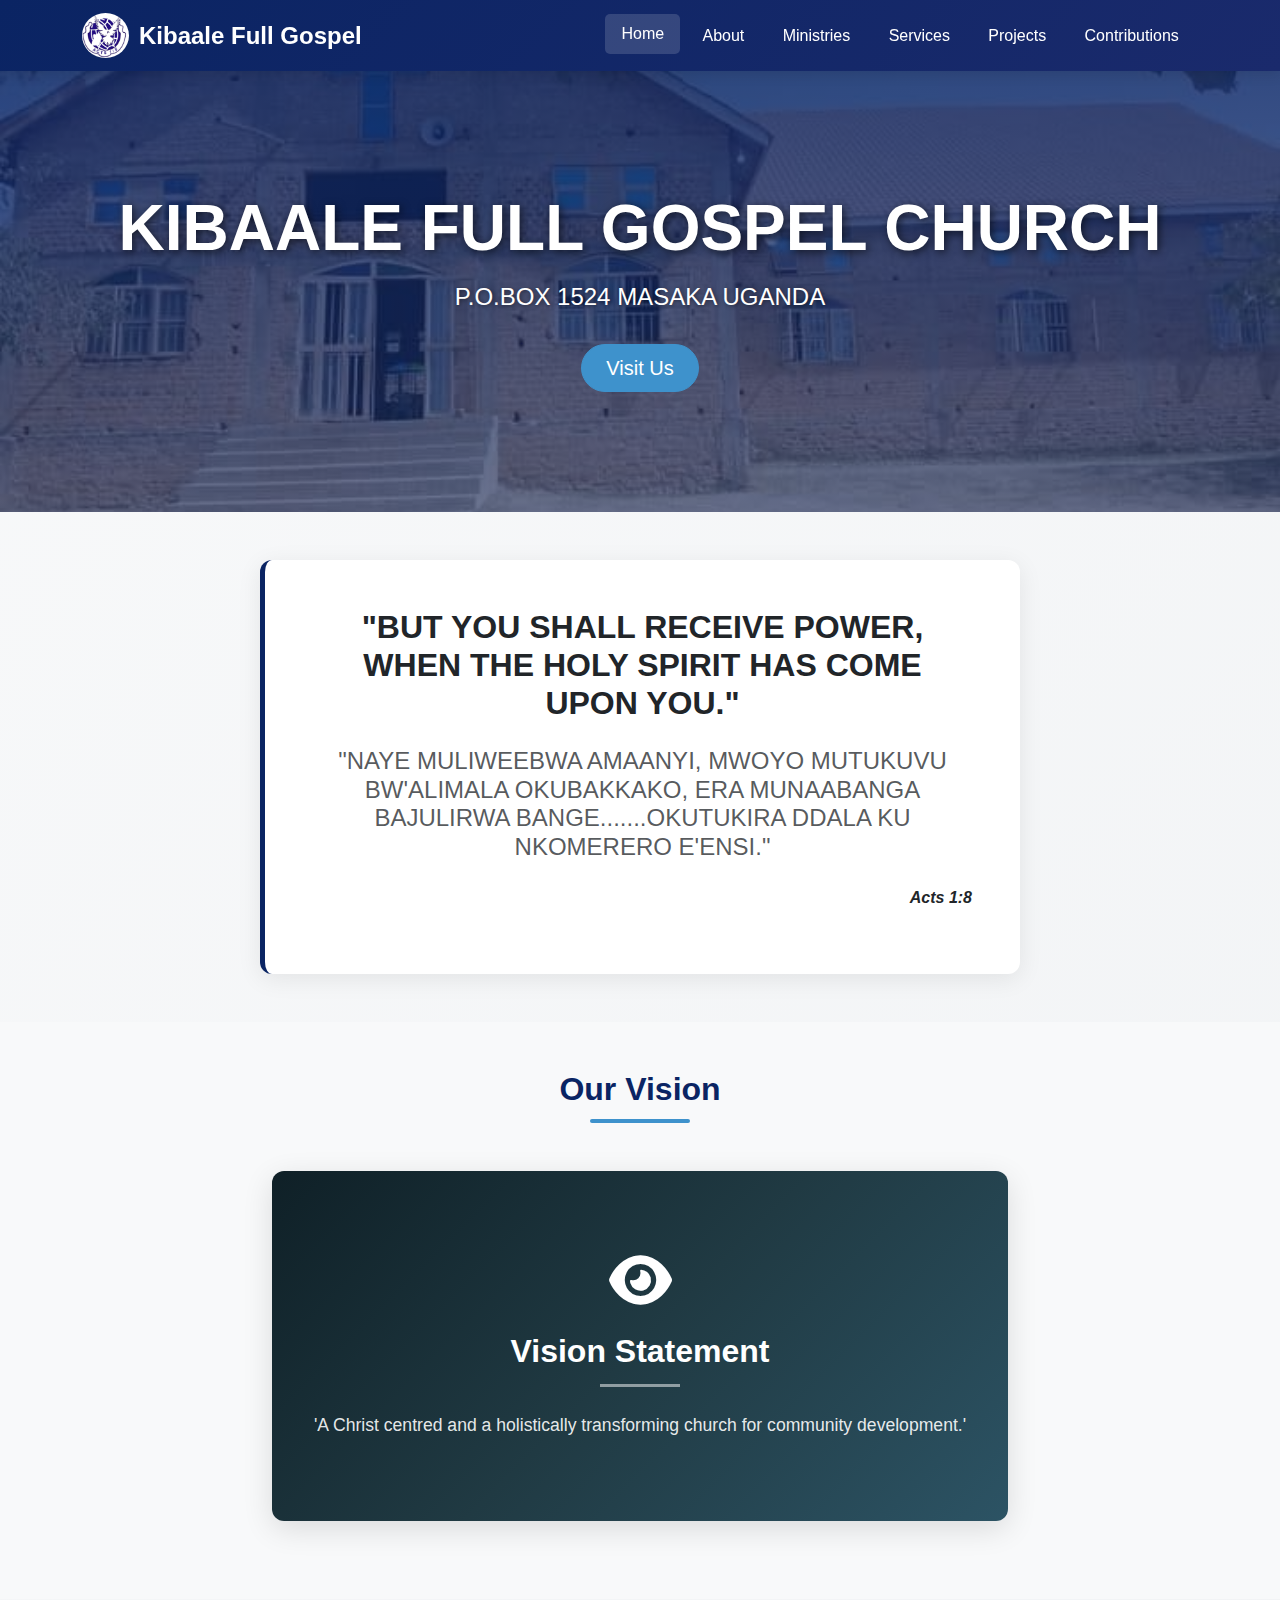
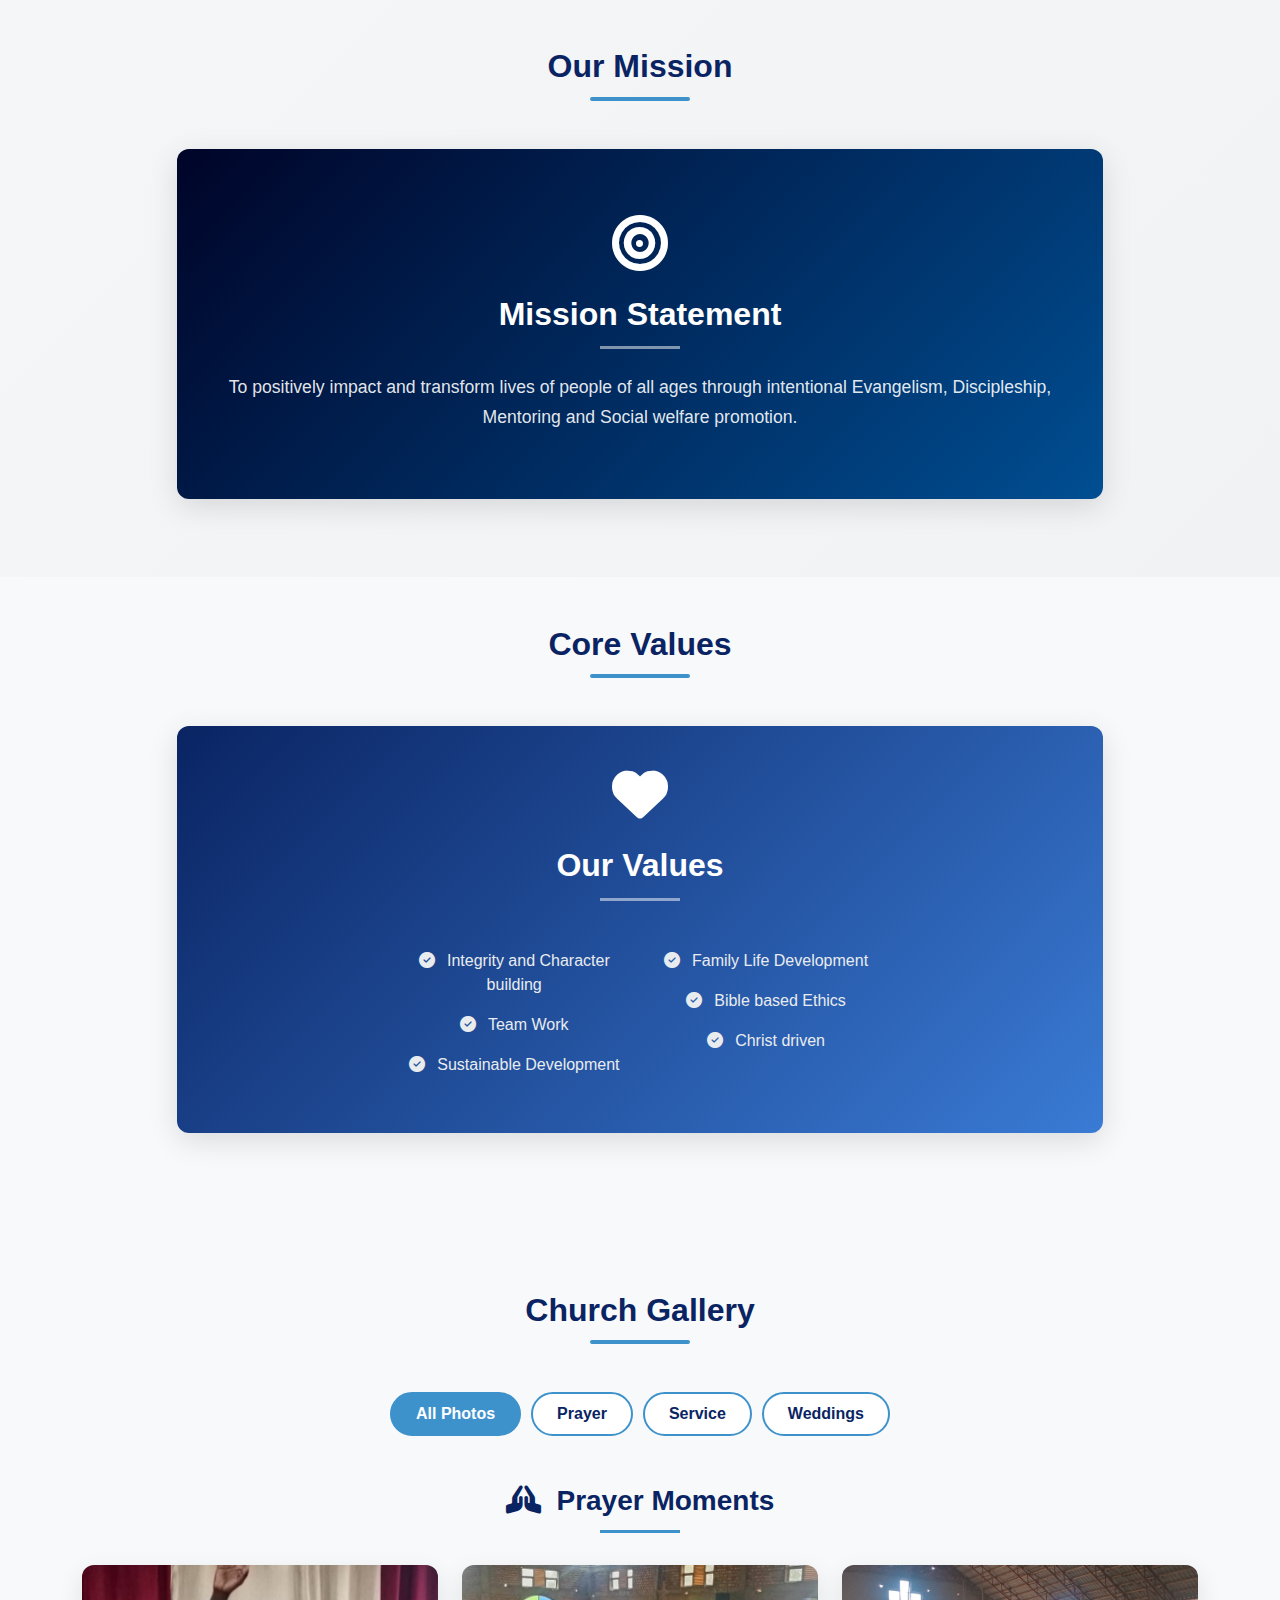
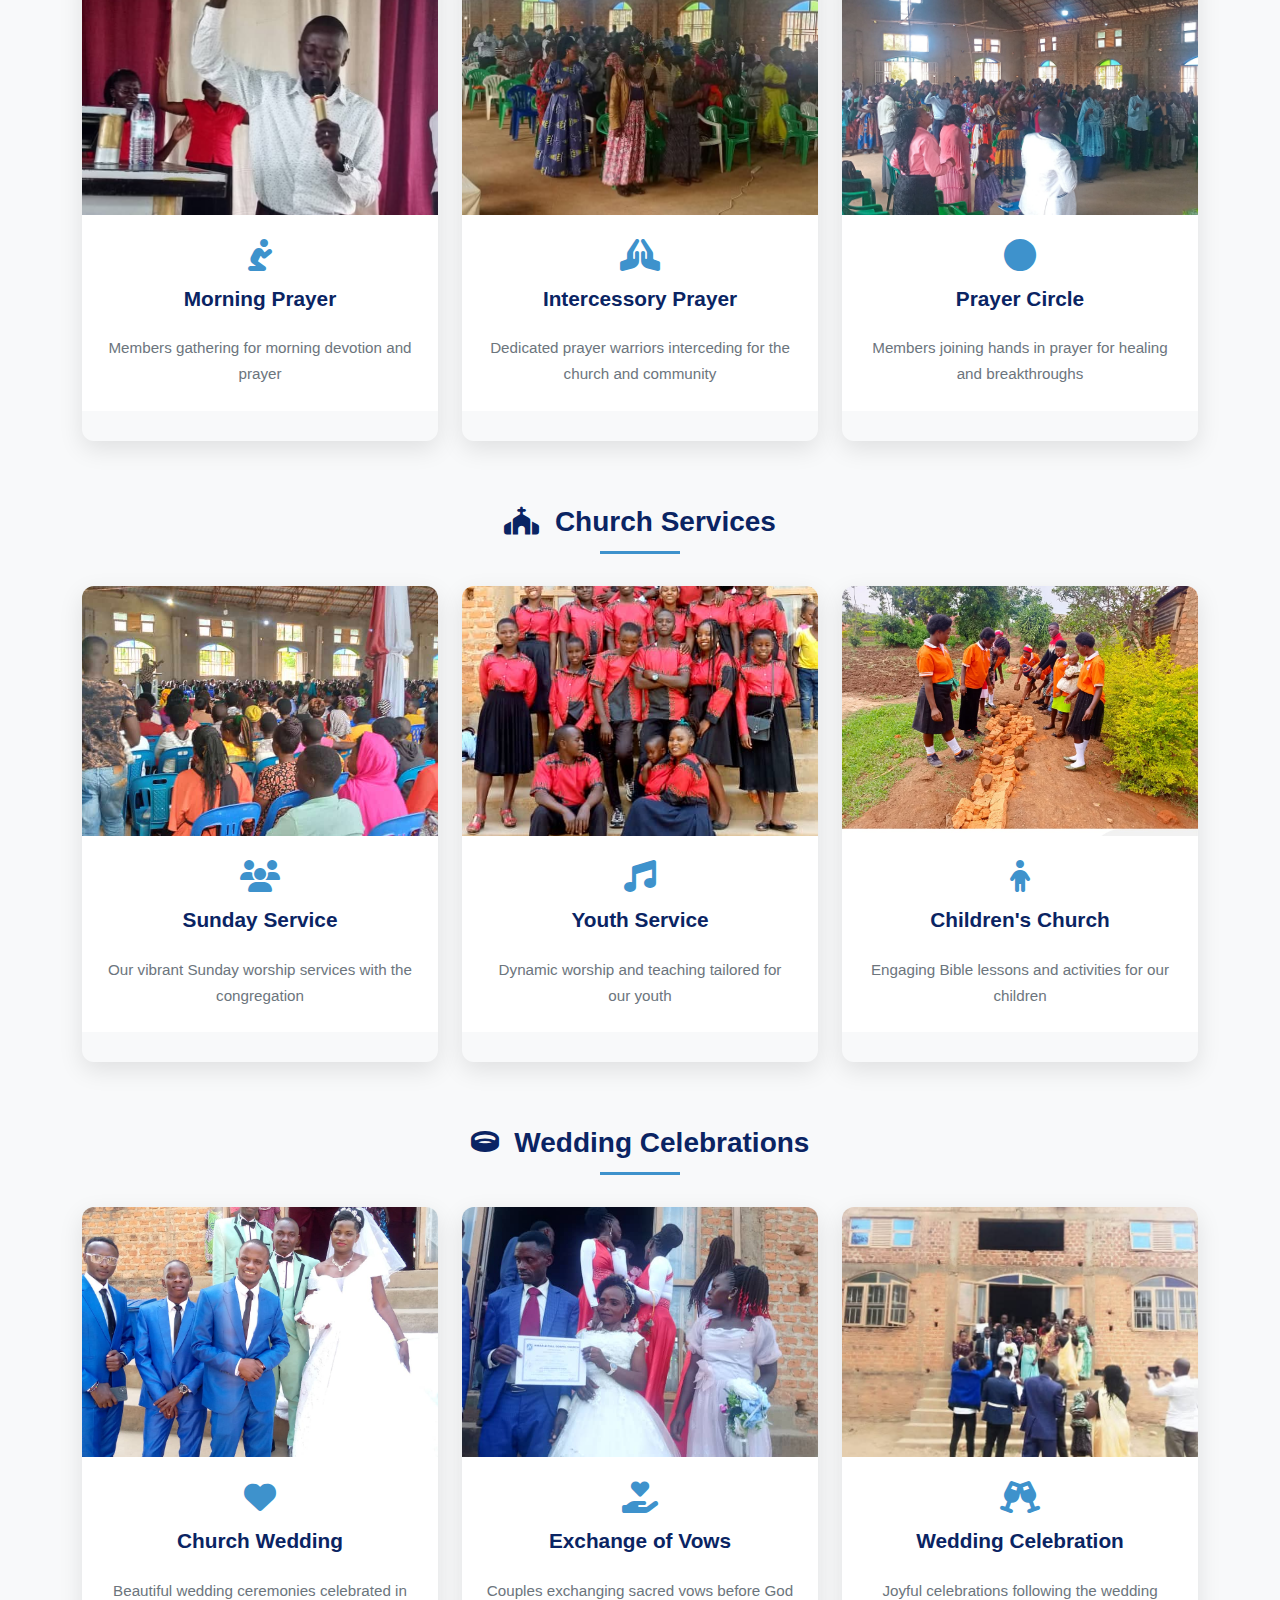
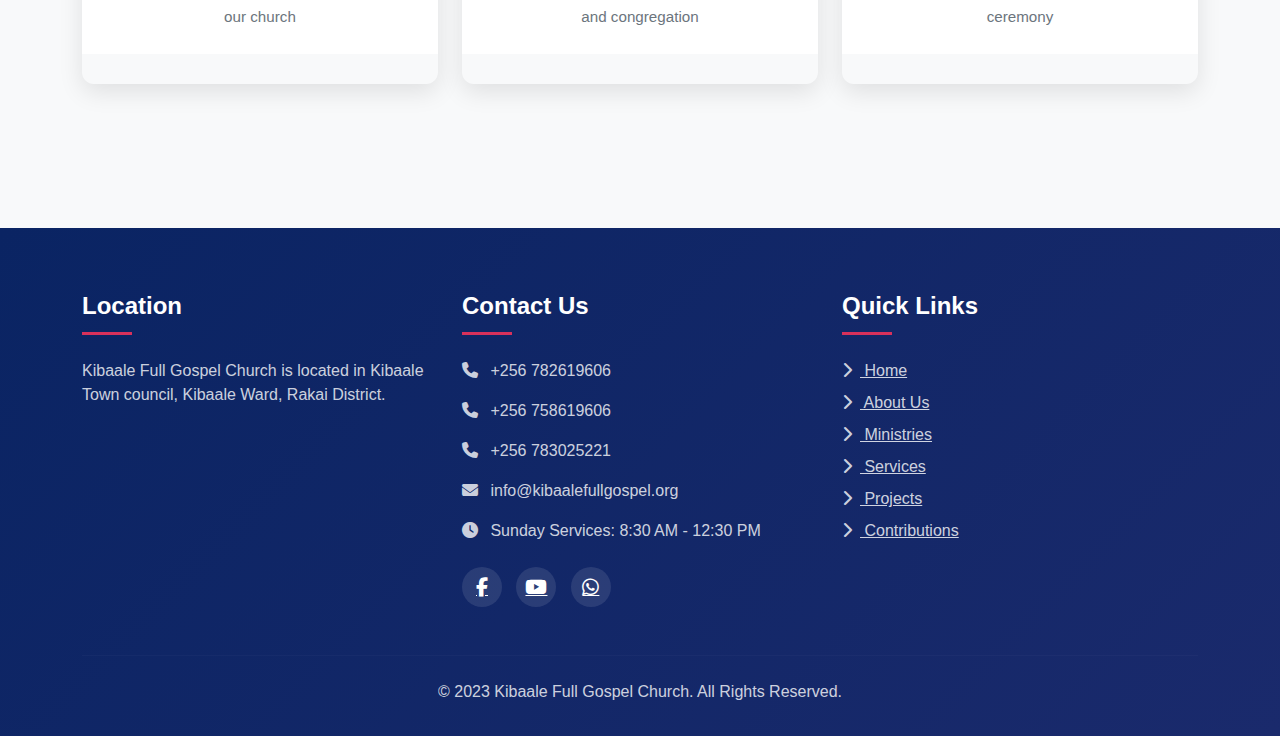
<file: index.html>
<!DOCTYPE html>
<html lang="en">
<head>
    <meta charset="UTF-8">
    <meta name="viewport" content="width=device-width, initial-scale=1.0">
    <title>Kibaale Full Gospel Church</title>
    <!-- Bootstrap CSS -->
    <link href="https://cdn.jsdelivr.net/npm/bootstrap@5.3.0/dist/css/bootstrap.min.css" rel="stylesheet">
    <!-- Font Awesome -->
    <link rel="stylesheet" href="https://cdnjs.cloudflare.com/ajax/libs/font-awesome/6.4.0/css/all.min.css">
    <style>
        :root {
            --primary-color: #0a2463;
            --secondary-color: #3e92cc;
            --accent-color: #d8315b;
            --light-color: #f8f9fa;
            --dark-color: #1e1b18;
        }
        
        body {
            background: linear-gradient(135deg, #f8f9fa 0%, #e9ecef 100%);
            font-family: 'Segoe UI', Tahoma, Geneva, Verdana, sans-serif;
            padding-top: 70px;
        }
        
        /* Navigation */
        .navbar {
            background: linear-gradient(135deg, var(--primary-color) 0%, #1a2a6c 100%) !important;
            box-shadow: 0 4px 12px rgba(0,0,0,0.1);
            padding: 0.5rem 1rem;
        }
        
        .navbar-brand {
            font-weight: 700;
            font-size: 1.5rem;
            color: white !important;
            display: flex;
            align-items: center;
        }
        
        .navbar-brand img {
            height: 45px;
            width: auto;
            margin-right: 10px;
        }
        
        .nav-link {
            color: white !important;
            font-weight: 500;
            padding: 0.5rem 1rem !important;
            margin: 0 0.2rem;
            border-radius: 5px;
            transition: all 0.3s ease;
        }
        
        .nav-link:hover, .nav-link.active {
            background-color: rgba(255,255,255,0.15);
            transform: translateY(-2px);
        }
        
        /* Hero Section */
        .hero-section {
            background: linear-gradient(rgba(10, 36, 99, 0.8), rgba(10, 36, 99, 0.6)), 
                        url('img/church.jpg') no-repeat center center;
            background-size: cover;
            color: white;
            padding: 120px 0;
            position: relative;
            text-align: center;
        }
        
        .church-name {
            font-weight: 700;
            text-shadow: 2px 2px 8px rgba(0,0,0,0.6);
            margin-bottom: 1rem;
        }
        
        .church-address {
            font-weight: 400;
            text-shadow: 1px 1px 4px rgba(0,0,0,0.5);
            margin-bottom: 2rem;
            font-size: 1.5rem;
        }
        
        /* Cards */
        .vision-card, .mission-card, .values-card {
            border: none;
            border-radius: 12px;
            box-shadow: 0 8px 30px rgba(0,0,0,0.12);
            transition: all 0.4s ease;
            margin-bottom: 30px;
            overflow: hidden;
            text-align: center;
            padding: 2.5rem 1.5rem;
            display: flex;
            flex-direction: column;
            align-items: center;
            justify-content: center;
            min-height: 350px;
        }
        
        .vision-card:hover, .mission-card:hover, .values-card:hover {
            transform: translateY(-10px) scale(1.02);
            box-shadow: 0 15px 35px rgba(0,0,0,0.2);
        }
        
        .vision-card {
            background: linear-gradient(135deg, #0f2027 0%, #203a43 50%, #2c5364 100%);
        }
        
        .mission-card {
            background: linear-gradient(135deg, #000428 0%, #004e92 100%);
        }
        
        .values-card {
            background: linear-gradient(135deg, #0a2463 0%, #3a7bd5 100%);
            color: #e9ecef;
        }
        
        .card-icon {
            font-size: 3.5rem;
            margin-bottom: 1.5rem;
            color: white;
        }
        
        .card-title {
            font-size: 2rem;
            font-weight: 700;
            margin-bottom: 1.5rem;
            position: relative;
            padding-bottom: 1rem;
            color: white;
        }
        
        .card-title::after {
            content: '';
            position: absolute;
            bottom: 0;
            left: 50%;
            transform: translateX(-50%);
            width: 80px;
            height: 3px;
            background: rgba(255,255,255,0.5);
        }
        
        .card-text {
            font-size: 1.1rem;
            line-height: 1.7;
            color: rgba(255,255,255,0.9);
        }
        
        /* Other Sections */
        .section-title {
            color: var(--primary-color);
            position: relative;
            padding-bottom: 15px;
            margin-bottom: 3rem;
            text-align: center;
            font-weight: 700;
        }
        
        .section-title::after {
            content: '';
            position: absolute;
            bottom: 0;
            left: 50%;
            transform: translateX(-50%);
            width: 100px;
            height: 4px;
            background: var(--secondary-color);
            border-radius: 2px;
        }
        
        .bible-verse {
            background-color: white;
            border-radius: 12px;
            padding: 3rem;
            box-shadow: 0 5px 25px rgba(0,0,0,0.08);
            text-align: center;
            border-left: 5px solid var(--primary-color);
        }
        
        /* Improved Gallery Section */
        .gallery-section {
            padding: 5rem 0;
            background-color: #f8f9fa;
        }
        
        .gallery-category-title {
            color: var(--primary-color);
            text-align: center;
            margin-bottom: 2rem;
            font-weight: 700;
            position: relative;
            padding-bottom: 15px;
        }
        
        .gallery-category-title::after {
            content: '';
            position: absolute;
            bottom: 0;
            left: 50%;
            transform: translateX(-50%);
            width: 80px;
            height: 3px;
            background: var(--secondary-color);
        }
        
        .gallery-category {
            margin-bottom: 4rem;
        }
        
        .gallery-card {
            border: none;
            border-radius: 12px;
            overflow: hidden;
            box-shadow: 0 8px 25px rgba(0,0,0,0.1);
            transition: all 0.4s ease;
            margin-bottom: 30px;
            height: 100%;
        }
        
        .gallery-card:hover {
            transform: translateY(-10px);
            box-shadow: 0 15px 35px rgba(0,0,0,0.15);
        }
        
        .gallery-card img {
            height: 250px;
            width: 100%;
            object-fit: cover;
            transition: transform 0.5s ease;
        }
        
        .gallery-card:hover img {
            transform: scale(1.05);
        }
        
        .gallery-card .card-body {
            background: white;
            padding: 1.5rem;
            text-align: center;
        }
        
        .gallery-card .card-title {
            color: var(--primary-color);
            font-size: 1.3rem;
            font-weight: 600;
            margin-bottom: 0.5rem;
        }
        
        .gallery-card .card-text {
            color: #6c757d;
            font-size: 0.95rem;
        }
        
        .gallery-icon {
            font-size: 2rem;
            color: var(--secondary-color);
            margin-bottom: 1rem;
        }
        
        /* Gallery Filter */
        .gallery-filter {
            display: flex;
            justify-content: center;
            flex-wrap: wrap;
            margin-bottom: 3rem;
            gap: 10px;
        }
        
        .filter-btn {
            background: white;
            border: 2px solid var(--secondary-color);
            color: var(--primary-color);
            padding: 0.5rem 1.5rem;
            border-radius: 50px;
            font-weight: 600;
            transition: all 0.3s ease;
            cursor: pointer;
        }
        
        .filter-btn:hover, .filter-btn.active {
            background: var(--secondary-color);
            color: white;
        }
        
        /* Footer */
        .footer {
            background: linear-gradient(135deg, var(--primary-color) 0%, #1a2a6c 100%);
            color: white;
            padding: 4rem 0 2rem;
        }
        
        .footer h4 {
            position: relative;
            padding-bottom: 15px;
            margin-bottom: 1.5rem;
            font-weight: 600;
        }
        
        .footer h4::after {
            content: '';
            position: absolute;
            bottom: 0;
            left: 0;
            width: 50px;
            height: 3px;
            background: var(--accent-color);
        }
        
        .footer p, .footer a {
            color: rgba(255,255,255,0.8);
        }
        
        .footer a:hover {
            color: white;
            text-decoration: none;
        }
        
        .social-icons a {
            display: inline-flex;
            align-items: center;
            justify-content: center;
            width: 40px;
            height: 40px;
            background: rgba(255,255,255,0.1);
            border-radius: 50%;
            color: white;
            font-size: 1.2rem;
            margin-right: 10px;
            transition: all 0.3s ease;
        }
        
        .social-icons a:hover {
            background: var(--accent-color);
            transform: translateY(-3px);
        }
        
        .map-container {
            height: 250px;
            border-radius: 10px;
            overflow: hidden;
            box-shadow: 0 5px 15px rgba(0,0,0,0.1);
            border: 1px solid rgba(255,255,255,0.1);
        }
        
        /* Buttons */
        .btn-primary {
            background-color: var(--secondary-color);
            border-color: var(--secondary-color);
            padding: 0.6rem 1.8rem;
            font-weight: 500;
            border-radius: 50px;
            transition: all 0.3s ease;
        }
        
        .btn-primary:hover {
            background-color: var(--primary-color);
            border-color: var(--primary-color);
            transform: translateY(-2px);
            box-shadow: 0 5px 15px rgba(0,0,0,0.1);
        }
        
        /* Responsive adjustments */
        @media (max-width: 768px) {
            .hero-section {
                padding: 80px 0;
            }
            
            .church-name {
                font-size: 2rem;
            }
            
            .church-address {
                font-size: 1.2rem;
            }
            
            .vision-card, .mission-card, .values-card {
                min-height: 300px;
                padding: 2rem 1rem;
            }
            
            .navbar-brand img {
                height: 35px;
            }
            
            .gallery-filter {
                flex-direction: column;
                align-items: center;
            }
            
            .filter-btn {
                width: 80%;
                margin-bottom: 10px;
            }
        }
        
        .profile-pic {
          width: 70px;
          height: 70px;
          border-radius: 50%;
          margin-right: 10px;
        }
    </style>
</head>
<body>
    <!-- Navigation -->
    <nav class="navbar navbar-expand-lg navbar-dark fixed-top">
        <div class="container">
            <a class="navbar-brand" href="index.html">
                <img src="img/lgc.png" alt="Kibaale Full Gospel Church Logo" class="profile-pic">
                Kibaale Full Gospel
            </a>
            <button class="navbar-toggler" type="button" data-bs-toggle="collapse" data-bs-target="#navbarNav">
                <span class="navbar-toggler-icon"></span>
            </button>
            <div class="collapse navbar-collapse" id="navbarNav">
                <ul class="navbar-nav ms-auto">
                    <li class="nav-item">
                        <a class="nav-link active" href="index.html">Home</a>
                    </li>
                    <li class="nav-item">
                        <a class="nav-link" href="about.html">About</a>
                    </li>
                    <li class="nav-item">
                        <a class="nav-link" href="ministries.html">Ministries</a>
                    </li>
                    <li class="nav-item">
                        <a class="nav-link" href="services.html">Services</a>
                    </li>
                    <li class="nav-item">
                        <a class="nav-link" href="projects.html">Projects</a>
                    </li>
                    <li class="nav-item">
                        <a class="nav-link" href="contributions.html">Contributions</a>
                    </li>
                </ul>
            </div>
        </div>
    </nav>

    <!-- Hero Section -->
    <section class="hero-section">
        <div class="container">
            <h1 class="church-name display-3">KIBAALE FULL GOSPEL CHURCH</h1>
            <h3 class="church-address">P.O.BOX 1524 MASAKA UGANDA</h3>
            <a href="#contact" class="btn btn-primary btn-lg px-4 py-2">Visit Us</a>
        </div>
    </section>

    <!-- Bible Verse Section -->
    <section class="py-5">
        <div class="container">
            <div class="row justify-content-center">
                <div class="col-lg-8 bible-verse">
                    <h2 class="mb-4 fw-bold">"BUT YOU SHALL RECEIVE POWER, WHEN THE HOLY SPIRIT HAS COME UPON YOU."</h2>
                    <h4 class="text-muted mb-4">"NAYE MULIWEEBWA AMAANYI, MWOYO MUTUKUVU BW'ALIMALA OKUBAKKAKO, ERA MUNAABANGA BAJULIRWA BANGE.......OKUTUKIRA DDALA KU NKOMERERO E'ENSI."</h4>
                    <p class="text-end fst-italic fw-bold">Acts 1:8</p>
                </div>
            </div>
        </div>
    </section>

    <!-- Vision Section -->
    <section class="py-5 bg-light">
        <div class="container">
            <h2 class="section-title">Our Vision</h2>
            <div class="row justify-content-center">
                <div class="col-lg-8">
                    <div class="vision-card">
                        <i class="fas fa-eye card-icon"></i>
                        <h3 class="card-title">Vision Statement</h3>
                        <p class="card-text">'A Christ centred and a holistically transforming church for community development.'</p>
                    </div>
                </div>
            </div>
        </div>
    </section>

    <!-- Mission Section -->
    <section class="py-5">
        <div class="container">
            <h2 class="section-title">Our Mission</h2>
            <div class="row justify-content-center">
                <div class="col-lg-10">
                    <div class="mission-card">
                        <i class="fas fa-bullseye card-icon"></i>
                        <h3 class="card-title">Mission Statement</h3>
                        <p class="card-text">To positively impact and transform lives of people of all ages through intentional Evangelism, Discipleship, Mentoring and Social welfare promotion.</p>
                    </div>
                </div>
            </div>
        </div>
    </section>

    <!-- Values Section -->
    <section class="py-5 bg-light">
        <div class="container">
            <h2 class="section-title">Core Values</h2>
            <div class="row justify-content-center">
                <div class="col-lg-10">
                    <div class="values-card">
                        <i class="fas fa-heart card-icon"></i>
                        <h3 class="card-title">Our Values</h3>
                        <div class="row mt-4">
                            <div class="col-md-6">
                                <ul class="list-unstyled">
                                    <li class="mb-3"><i class="fas fa-check-circle me-2"></i> Integrity and Character building</li>
                                    <li class="mb-3"><i class="fas fa-check-circle me-2"></i> Team Work</li>
                                    <li class="mb-3"><i class="fas fa-check-circle me-2"></i> Sustainable Development</li>
                                </ul>
                            </div>
                            <div class="col-md-6">
                                <ul class="list-unstyled">
                                    <li class="mb-3"><i class="fas fa-check-circle me-2"></i> Family Life Development</li>
                                    <li class="mb-3"><i class="fas fa-check-circle me-2"></i> Bible based Ethics</li>
                                    <li class="mb-3"><i class="fas fa-check-circle me-2"></i> Christ driven</li>
                                </ul>
                            </div>
                        </div>
                    </div>
                </div>
            </div>
        </div>
    </section>

    <!-- Improved Gallery Section -->
    <section class="gallery-section" id="gallery">
        <div class="container">
            <h2 class="section-title">Church Gallery</h2>
            
            <!-- Gallery Filter -->
            <div class="gallery-filter">
                <button class="filter-btn active" data-filter="all">All Photos</button>
                <button class="filter-btn" data-filter="prayer">Prayer</button>
                <button class="filter-btn" data-filter="service">Service</button>
                <button class="filter-btn" data-filter="weddings">Weddings</button>
            </div>
            
            <!-- Prayer Gallery -->
            <div class="gallery-category" id="prayer-gallery">
                <h3 class="gallery-category-title">
                    <i class="fas fa-praying-hands me-2"></i> Prayer Moments
                </h3>
                <div class="row g-4">
                    <div class="col-md-4">
                        <div class="gallery-card" data-category="prayer">
                            <img src="img/im1 (7).jpg" class="card-img-top" alt="Prayer Gathering">
                            <div class="card-body">
                                <i class="fas fa-pray gallery-icon"></i>
                                <h5 class="card-title">Morning Prayer</h5>
                                <p class="card-text">Members gathering for morning devotion and prayer</p>
                            </div>
                        </div>
                    </div>
                    <div class="col-md-4">
                        <div class="gallery-card" data-category="prayer">
                            <img src="img/im1 (6).jpg" class="card-img-top" alt="Intercessory Prayer">
                            <div class="card-body">
                                <i class="fas fa-hands-praying gallery-icon"></i>
                                <h5 class="card-title">Intercessory Prayer</h5>
                                <p class="card-text">Dedicated prayer warriors interceding for the church and community</p>
                            </div>
                        </div>
                    </div>
                    <div class="col-md-4">
                        <div class="gallery-card" data-category="prayer">
                            <img src="img/p1.jfif" class="card-img-top" alt="Prayer Circle">
                            <div class="card-body">
                                <i class="fas fa-circle gallery-icon"></i>
                                <h5 class="card-title">Prayer Circle</h5>
                                <p class="card-text">Members joining hands in prayer for healing and breakthroughs</p>
                            </div>
                        </div>
                    </div>
                </div>
            </div>
            
            <!-- Service Gallery -->
            <div class="gallery-category" id="service-gallery">
                <h3 class="gallery-category-title">
                    <i class="fas fa-church me-2"></i> Church Services
                </h3>
                <div class="row g-4">
                    <div class="col-md-4">
                        <div class="gallery-card" data-category="service">
                            <img src="img/g1.jfif" class="card-img-top" alt="Sunday Service">
                            <div class="card-body">
                                <i class="fas fa-users gallery-icon"></i>
                                <h5 class="card-title">Sunday Service</h5>
                                <p class="card-text">Our vibrant Sunday worship services with the congregation</p>
                            </div>
                        </div>
                    </div>
                    <div class="col-md-4">
                        <div class="gallery-card" data-category="service">
                            <img src="img/y1.jfif" class="card-img-top" alt="Youth Service">
                            <div class="card-body">
                                <i class="fas fa-music gallery-icon"></i>
                                <h5 class="card-title">Youth Service</h5>
                                <p class="card-text">Dynamic worship and teaching tailored for our youth</p>
                            </div>
                        </div>
                    </div>
                    <div class="col-md-4">
                        <div class="gallery-card" data-category="service">
                            <img src="img/k1.jfif" class="card-img-top" alt="Children's Service">
                            <div class="card-body">
                                <i class="fas fa-child gallery-icon"></i>
                                <h5 class="card-title">Children's Church</h5>
                                <p class="card-text">Engaging Bible lessons and activities for our children</p>
                            </div>
                        </div>
                    </div>
                </div>
            </div>
            
            <!-- Weddings Gallery -->
            <div class="gallery-category" id="weddings-gallery">
                <h3 class="gallery-category-title">
                    <i class="fas fa-ring me-2"></i> Wedding Celebrations
                </h3>
                <div class="row g-4">
                    <div class="col-md-4">
                        <div class="gallery-card" data-category="weddings">
                            <img src="img/we1.jfif" class="card-img-top" alt="Church Wedding">
                            <div class="card-body">
                                <i class="fas fa-heart gallery-icon"></i>
                                <h5 class="card-title">Church Wedding</h5>
                                <p class="card-text">Beautiful wedding ceremonies celebrated in our church</p>
                            </div>
                        </div>
                    </div>
                    <div class="col-md-4">
                        <div class="gallery-card" data-category="weddings">
                            <img src="img/we2.jfif" class="card-img-top" alt="Wedding Vows">
                            <div class="card-body">
                                <i class="fas fa-hand-holding-heart gallery-icon"></i>
                                <h5 class="card-title">Exchange of Vows</h5>
                                <p class="card-text">Couples exchanging sacred vows before God and congregation</p>
                            </div>
                        </div>
                    </div>
                    <div class="col-md-4">
                        <div class="gallery-card" data-category="weddings">
                            <img src="img/im1 (9).jpg" class="card-img-top" alt="Wedding Celebration">
                            <div class="card-body">
                                <i class="fas fa-glass-cheers gallery-icon"></i>
                                <h5 class="card-title">Wedding Celebration</h5>
                                <p class="card-text">Joyful celebrations following the wedding ceremony</p>
                            </div>
                        </div>
                    </div>
                </div>
            </div>
        </div>
    </section>

    <!-- Footer -->
    <footer class="footer" id="contact">
        <div class="container">
            <div class="row">
                <div class="col-md-4 mb-4 mb-md-0">
                    <h4>Location</h4>
                    <p>Kibaale Full Gospel Church is located in Kibaale Town council, Kibaale Ward, Rakai District.</p>
                </div>
                <div class="col-md-4 mb-4 mb-md-0">
                    <h4>Contact Us</h4>
                    <p><i class="fas fa-phone me-2"></i> +256 782619606</p>
                    <p><i class="fas fa-phone me-2"></i> +256 758619606</p>
                    <p><i class="fas fa-phone me-2"></i> +256 783025221</p>
                    <p><i class="fas fa-envelope me-2"></i> info@kibaalefullgospel.org</p>
                    <p><i class="fas fa-clock me-2"></i> Sunday Services: 8:30 AM - 12:30 PM</p>
                    <div class="social-icons mt-4">
                        <a href="https://www.facebook.com/share/1ARQ3gBTbP/"><i class="fab fa-facebook-f"></i></a>
                        <a href="http://www.youtube.com/@KibaaleFullGospelChurch-Rakai"><i class="fab fa-youtube"></i></a>
                        <a href="https://chat.whatsapp.com/Lif49w9wIMqDA4ZQUSFgwe"><i class="fab fa-whatsapp"></i></a>
                    </div>
                </div>
                <div class="col-md-4">
                    <h4>Quick Links</h4>
                    <ul class="list-unstyled">
                        <li class="mb-2"><a href="index.html"><i class="fas fa-chevron-right me-2"></i> Home</a></li>
                        <li class="mb-2"><a href="about.html"><i class="fas fa-chevron-right me-2"></i> About Us</a></li>
                        <li class="mb-2"><a href="ministries.html"><i class="fas fa-chevron-right me-2"></i> Ministries</a></li>
                        <li class="mb-2"><a href="services.html"><i class="fas fa-chevron-right me-2"></i> Services</a></li>
                        <li class="mb-2"><a href="projects.html"><i class="fas fa-chevron-right me-2"></i> Projects</a></li>
                        <li class="mb-2"><a href="contributions.html"><i class="fas fa-chevron-right me-2"></i> Contributions</a></li>
                    </ul>
                </div>
            </div>
            <hr class="mt-5 mb-4" style="border-color: rgba(255,255,255,0.1);">
            <div class="row">
                <div class="col-md-12 text-center">
                    <p class="mb-0">&copy; 2023 Kibaale Full Gospel Church. All Rights Reserved.</p>
                </div>
            </div>
        </div>
    </footer>

    <!-- Bootstrap JS -->
    <script src="https://cdn.jsdelivr.net/npm/bootstrap@5.3.0/dist/js/bootstrap.bundle.min.js"></script>
    
    <script>
        // Gallery Filter Functionality
        document.addEventListener('DOMContentLoaded', function() {
            const filterButtons = document.querySelectorAll('.filter-btn');
            const galleryCards = document.querySelectorAll('.gallery-card');
            
            filterButtons.forEach(button => {
                button.addEventListener('click', function() {
                    // Remove active class from all buttons
                    filterButtons.forEach(btn => btn.classList.remove('active'));
                    
                    // Add active class to clicked button
                    this.classList.add('active');
                    
                    const filterValue = this.getAttribute('data-filter');
                    
                    // Show/hide gallery cards based on filter
                    galleryCards.forEach(card => {
                        if (filterValue === 'all') {
                            card.style.display = 'block';
                        } else {
                            if (card.getAttribute('data-category') === filterValue) {
                                card.style.display = 'block';
                            } else {
                                card.style.display = 'none';
                            }
                        }
                    });
                    
                    // Show/hide gallery categories based on filter
                    const galleryCategories = document.querySelectorAll('.gallery-category');
                    galleryCategories.forEach(category => {
                        if (filterValue === 'all') {
                            category.style.display = 'block';
                        } else {
                            if (category.id === `${filterValue}-gallery`) {
                                category.style.display = 'block';
                            } else {
                                category.style.display = 'none';
                            }
                        }
                    });
                });
            });
        });
    </script>
</body>
</html>
</file>
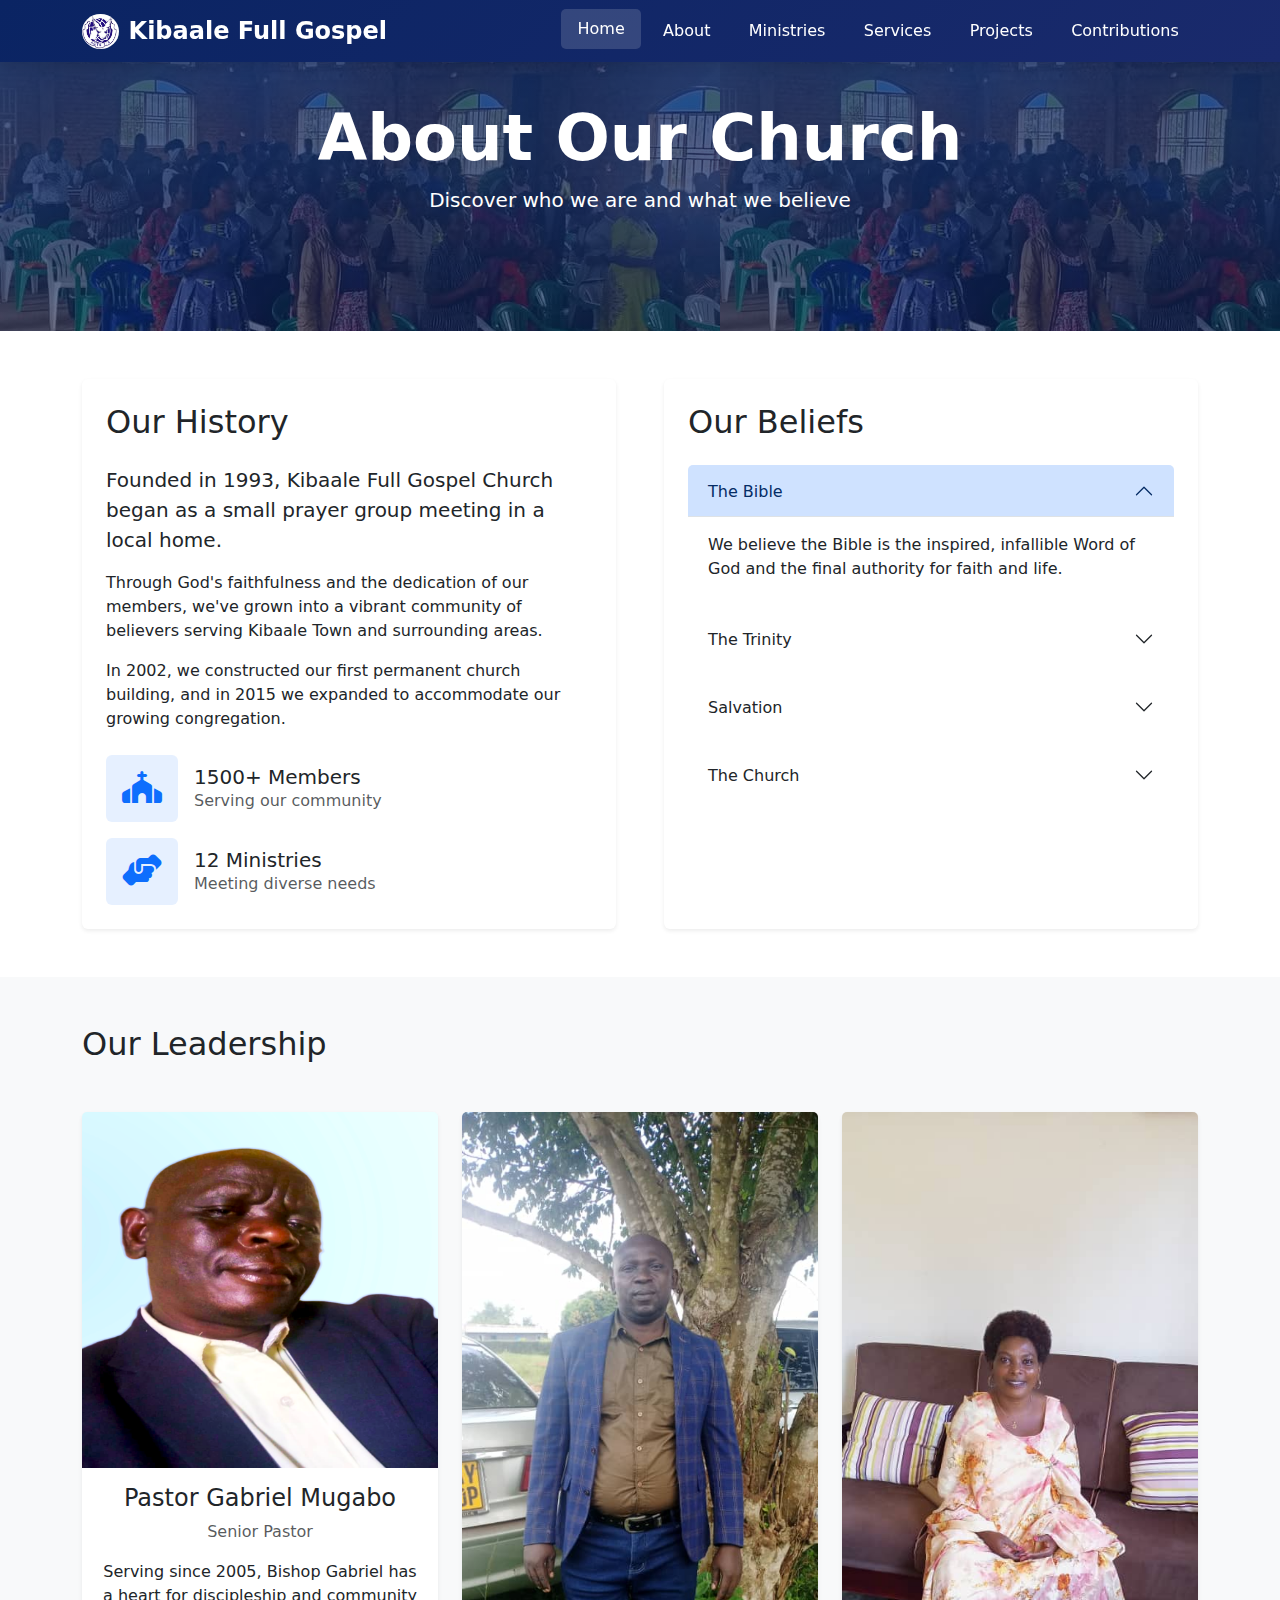
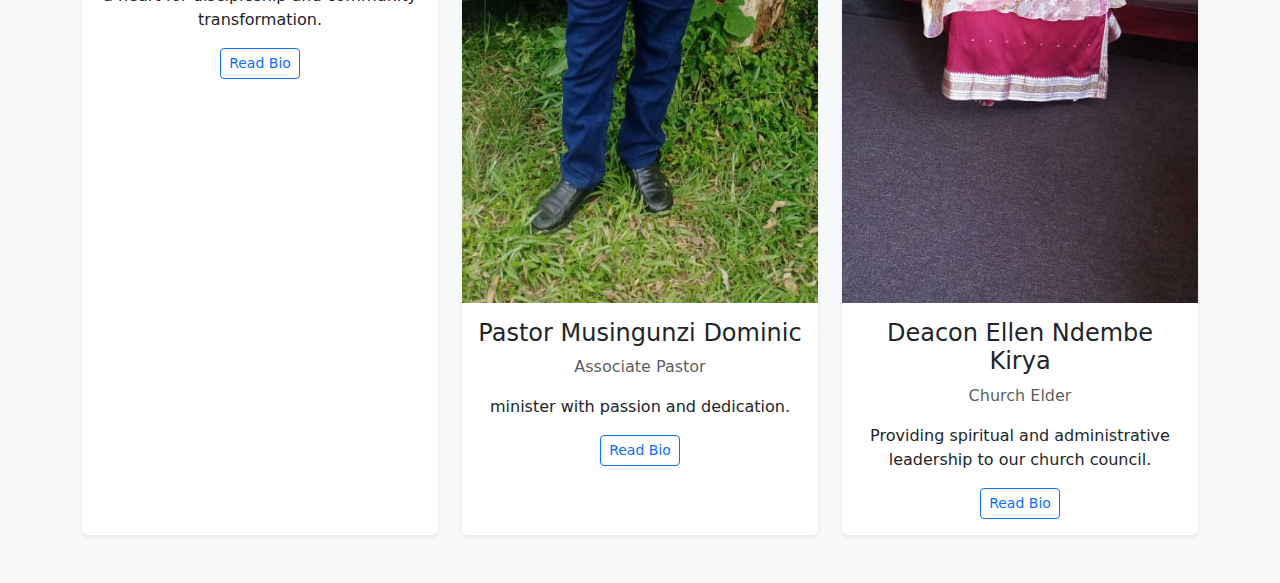
<file: about.html>
<!DOCTYPE html>
<html lang="en">
<head>
    <meta charset="UTF-8">
    <meta name="viewport" content="width=device-width, initial-scale=1.0">
    <title>About Us | Kibaale Full Gospel Church</title>
    <!-- Bootstrap CSS -->
    <link href="https://cdn.jsdelivr.net/npm/bootstrap@5.3.0/dist/css/bootstrap.min.css" rel="stylesheet">
    <!-- Font Awesome -->
    <link rel="stylesheet" href="https://cdnjs.cloudflare.com/ajax/libs/font-awesome/6.4.0/css/all.min.css">
    <!-- Same style as index.html -->
    <style>
        :root {
            --primary-color: #0a2463;
            --secondary-color: #3e92cc;
            --accent-color: #d8315b;
            --light-color: #f8f9fa;
            --dark-color: #1e1b18;
        }
        /* Navigation */
         .navbar {
            background: linear-gradient(135deg, var(--primary-color) 0%, #1a2a6c 100%) !important;
            box-shadow: 0 4px 12px rgba(0,0,0,0.1);
            padding: 0.5rem 1rem;
        }
        
        .navbar-brand {
            font-weight: 700;
            font-size: 1.5rem;
            color: white !important;
            display: flex;
            align-items: center;
        }
        
        .navbar-brand img {
            height: 45px;
            width: auto;
            margin-right: 10px;
        }
        
        .nav-link {
            color: white !important;
            font-weight: 500;
            padding: 0.5rem 1rem !important;
            margin: 0 0.2rem;
            border-radius: 5px;
            transition: all 0.3s ease;
        }
        
        .nav-link:hover, .nav-link.active {
            background-color: rgba(255,255,255,0.15);
            transform: translateY(-2px);
        }
         .navbar-brand img {
                height: 35px;
            }
        .profile-pic {
          width: 70px; /* Adjust the size as needed */
          height: 70px;
          border-radius: 50%; /* Make it circular */
          margin-right: 10px; /* Add some space between the image and text */
        }
    </style>
</head>
<body>
    <!-- Navigation -->
    <nav class="navbar navbar-expand-lg navbar-dark fixed-top">
        <div class="container">
            <a class="navbar-brand" href="index.html">
                <img src="img/lgc.png" alt="Kibaale Full Gospel Church Logo" class="profile-pic">
                Kibaale Full Gospel
            </a>
            <button class="navbar-toggler" type="button" data-bs-toggle="collapse" data-bs-target="#navbarNav">
                <span class="navbar-toggler-icon"></span>
            </button>
            <div class="collapse navbar-collapse" id="navbarNav">
                <ul class="navbar-nav ms-auto">
                    <li class="nav-item">
                        <a class="nav-link active" href="index.html">Home</a>
                    </li>
                    <li class="nav-item">
                        <a class="nav-link" href="about.html">About</a>
                    </li>
                    <li class="nav-item">
                        <a class="nav-link" href="ministries.html">Ministries</a>
                    </li>
                    <li class="nav-item">
                        <a class="nav-link" href="services.html">Services</a>
                    </li>
                    <li class="nav-item">
                        <a class="nav-link" href="projects.html">Projects</a>
                    </li>
                    <li class="nav-item">
                        <a class="nav-link" href="contributions.html">Contributions</a>
                    </li>
                </ul>
            </div>
        </div>
    </nav>


    <!-- Page Header -->
    <section class="hero-section" style="padding: 100px 0; background-image: linear-gradient(rgba(10, 36, 99, 0.8), rgba(10, 36, 99, 0.6)), url('img/im1\ \(6\).jpg');">
        <div class="container text-center">
            <h1 class="display-3 fw-bold text-white">About Our Church</h1>
            <p class="lead text-white">Discover who we are and what we believe</p>
        </div>
    </section>

    <!-- About Content -->
    <section class="py-5">
        <div class="container">
            <div class="row g-5">
                <div class="col-lg-6">
                    <div class="card border-0 shadow-sm h-100">
                        <div class="card-body p-4">
                            <h2 class="section-title text-start mb-4">Our History</h2>
                            <p class="lead">Founded in 1993, Kibaale Full Gospel Church began as a small prayer group meeting in a local home.</p>
                            <p>Through God's faithfulness and the dedication of our members, we've grown into a vibrant community of believers serving Kibaale Town and surrounding areas.</p>
                            <p>In 2002, we constructed our first permanent church building, and in 2015 we expanded to accommodate our growing congregation.</p>
                            <div class="mt-4">
                                <div class="d-flex align-items-center mb-3">
                                    <div class="bg-primary bg-opacity-10 p-3 rounded me-3">
                                        <i class="fas fa-church text-primary fa-2x"></i>
                                    </div>
                                    <div>
                                        <h5 class="mb-0">1500+ Members</h5>
                                        <p class="text-muted mb-0">Serving our community</p>
                                    </div>
                                </div>
                                <div class="d-flex align-items-center">
                                    <div class="bg-primary bg-opacity-10 p-3 rounded me-3">
                                        <i class="fas fa-hands-helping text-primary fa-2x"></i>
                                    </div>
                                    <div>
                                        <h5 class="mb-0">12 Ministries</h5>
                                        <p class="text-muted mb-0">Meeting diverse needs</p>
                                    </div>
                                </div>
                            </div>
                        </div>
                    </div>
                </div>
                <div class="col-lg-6">
                    <div class="card border-0 shadow-sm h-100">
                        <div class="card-body p-4">
                            <h2 class="section-title text-start mb-4">Our Beliefs</h2>
                            <div class="accordion" id="beliefsAccordion">
                                <div class="accordion-item mb-3 border-0">
                                    <h3 class="accordion-header" id="headingOne">
                                        <button class="accordion-button" type="button" data-bs-toggle="collapse" data-bs-target="#collapseOne">
                                            The Bible
                                        </button>
                                    </h3>
                                    <div id="collapseOne" class="accordion-collapse collapse show" data-bs-parent="#beliefsAccordion">
                                        <div class="accordion-body">
                                            We believe the Bible is the inspired, infallible Word of God and the final authority for faith and life.
                                        </div>
                                    </div>
                                </div>
                                <div class="accordion-item mb-3 border-0">
                                    <h3 class="accordion-header" id="headingTwo">
                                        <button class="accordion-button collapsed" type="button" data-bs-toggle="collapse" data-bs-target="#collapseTwo">
                                            The Trinity
                                        </button>
                                    </h3>
                                    <div id="collapseTwo" class="accordion-collapse collapse" data-bs-parent="#beliefsAccordion">
                                        <div class="accordion-body">
                                            We believe in one God eternally existing in three persons: Father, Son, and Holy Spirit.
                                        </div>
                                    </div>
                                </div>
                                <div class="accordion-item mb-3 border-0">
                                    <h3 class="accordion-header" id="headingThree">
                                        <button class="accordion-button collapsed" type="button" data-bs-toggle="collapse" data-bs-target="#collapseThree">
                                            Salvation
                                        </button>
                                    </h3>
                                    <div id="collapseThree" class="accordion-collapse collapse" data-bs-parent="#beliefsAccordion">
                                        <div class="accordion-body">
                                            We believe salvation is by grace through faith in Jesus Christ, not by works.
                                        </div>
                                    </div>
                                </div>
                                <div class="accordion-item border-0">
                                    <h3 class="accordion-header" id="headingFour">
                                        <button class="accordion-button collapsed" type="button" data-bs-toggle="collapse" data-bs-target="#collapseFour">
                                            The Church
                                        </button>
                                    </h3>
                                    <div id="collapseFour" class="accordion-collapse collapse" data-bs-parent="#beliefsAccordion">
                                        <div class="accordion-body">
                                            We believe the Church is the body of Christ, called to worship God and serve the world.
                                        </div>
                                    </div>
                                </div>
                            </div>
                        </div>
                    </div>
                </div>
            </div>
        </div>
    </section>

    <!-- Leadership Section -->
    <section class="py-5 bg-light">
        <div class="container">
            <h2 class="section-title mb-5">Our Leadership</h2>
            <div class="row g-4">
                <div class="col-md-4">
                    <div class="card border-0 shadow-sm h-100">
                        <img src="img/pr1.png" class="card-img-top" alt="Bishop Gabriel">
                        <div class="card-body text-center">
                            <h4 class="card-title">Pastor Gabriel Mugabo</h4>
                            <p class="text-muted">Senior Pastor</p>
                            <p class="card-text">Serving since 2005, Bishop Gabriel has a heart for discipleship and community transformation.</p>
                            <a href="#" class="btn btn-sm btn-outline-primary">Read Bio</a>
                        </div>
                    </div>
                </div>
                <div class="col-md-4">
                    <div class="card border-0 shadow-sm h-100">
                        <img src="img/associate.jpeg" class="card-img-top" alt="Pastor Sarah">
                        <div class="card-body text-center">
                            <h4 class="card-title">Pastor Musingunzi Dominic</h4>
                            <p class="text-muted">Associate Pastor</p>
                            <p class="card-text">minister with passion and dedication.</p>
                            <a href="#" class="btn btn-sm btn-outline-primary">Read Bio</a>
                        </div>
                    </div>
                </div>
                <div class="col-md-4">
                    <div class="card border-0 shadow-sm h-100">
                        <img src="img/decon.jpeg" class="card-img-top" alt="Deacon David">
                        <div class="card-body text-center">
                            <h4 class="card-title">Deacon Ellen Ndembe Kirya</h4>
                            <p class="text-muted">Church Elder</p>
                            <p class="card-text">Providing spiritual and administrative leadership to our church council.</p>
                            <a href="#" class="btn btn-sm btn-outline-primary">Read Bio</a>
                        </div>
                    </div>
                </div>
            </div>
        </div>
    </section>

    <!-- Same Footer as index.html -->
    <footer class="footer" id="contact">
        <!-- Copy the same footer from index.html -->
    </footer>

    <!-- Bootstrap JS -->
    <script src="https://cdn.jsdelivr.net/npm/bootstrap@5.3.0/dist/js/bootstrap.bundle.min.js"></script>
</body>
</html>
</file>
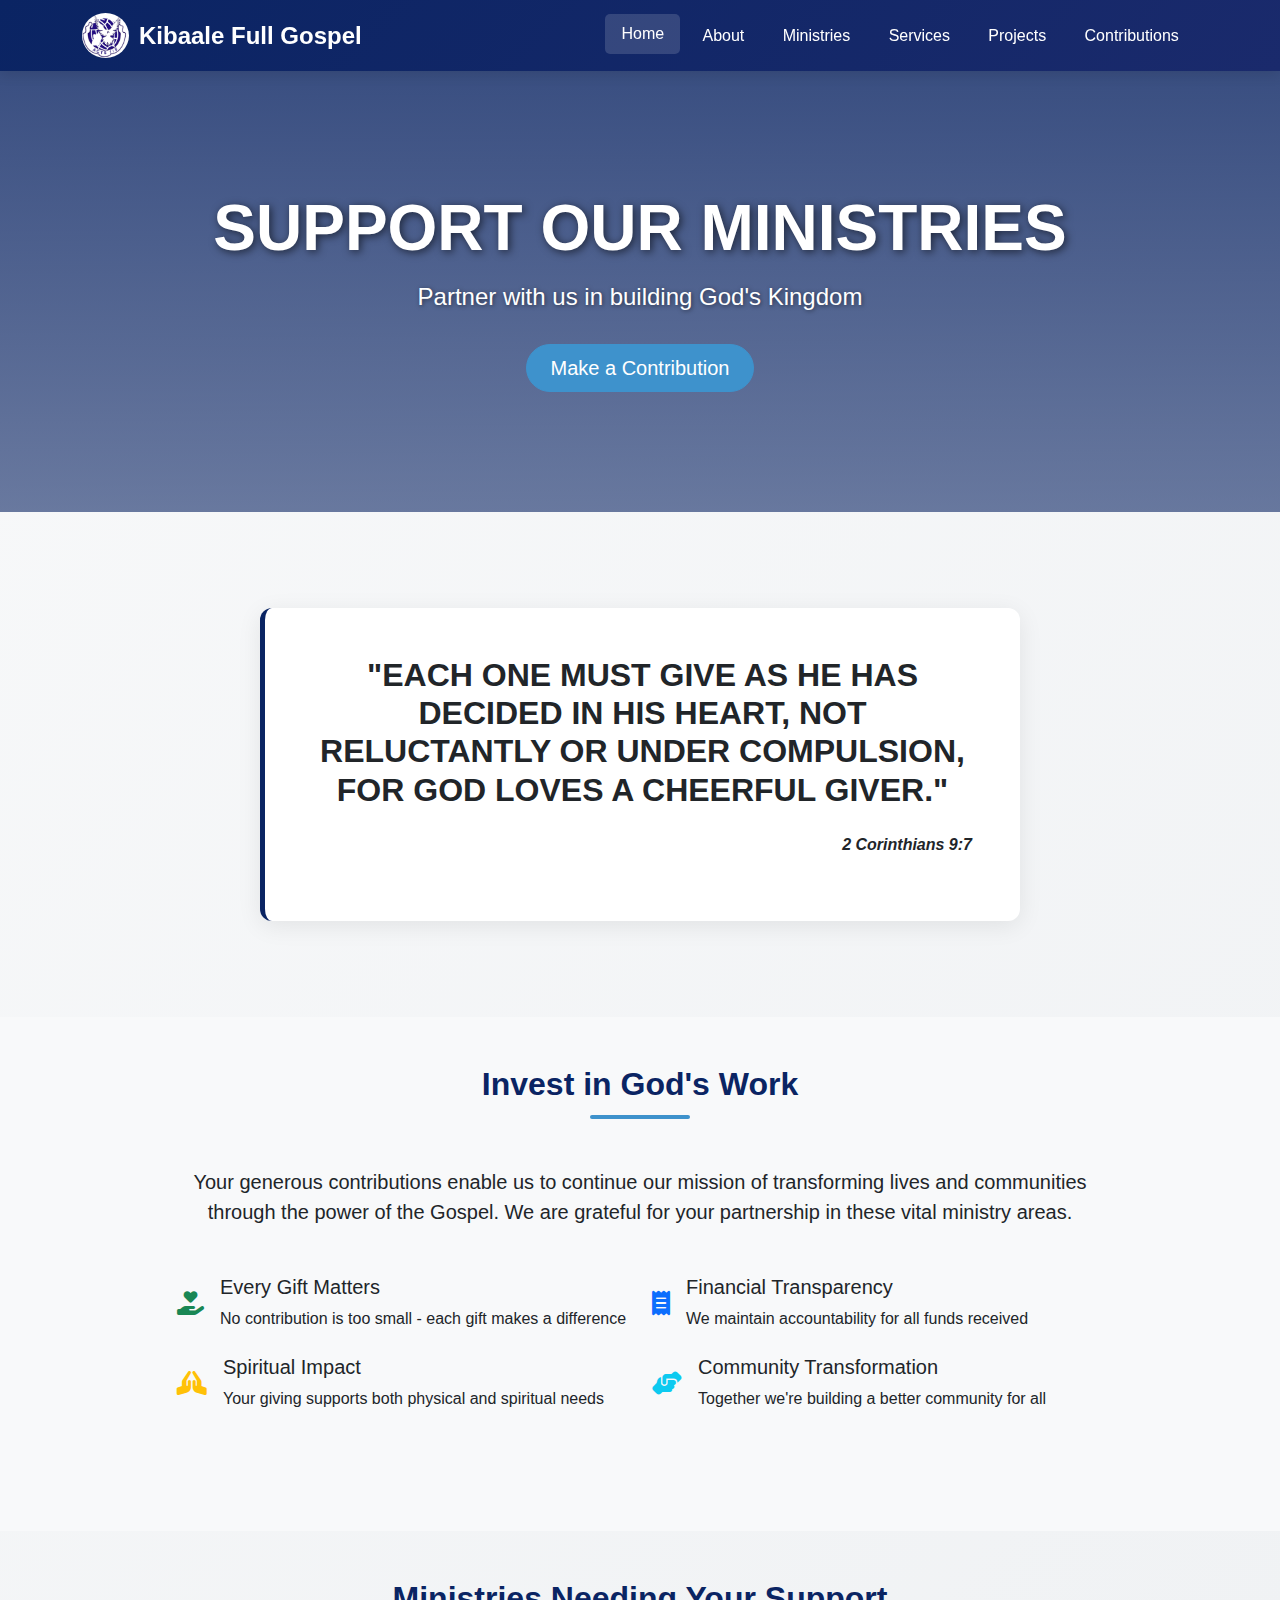
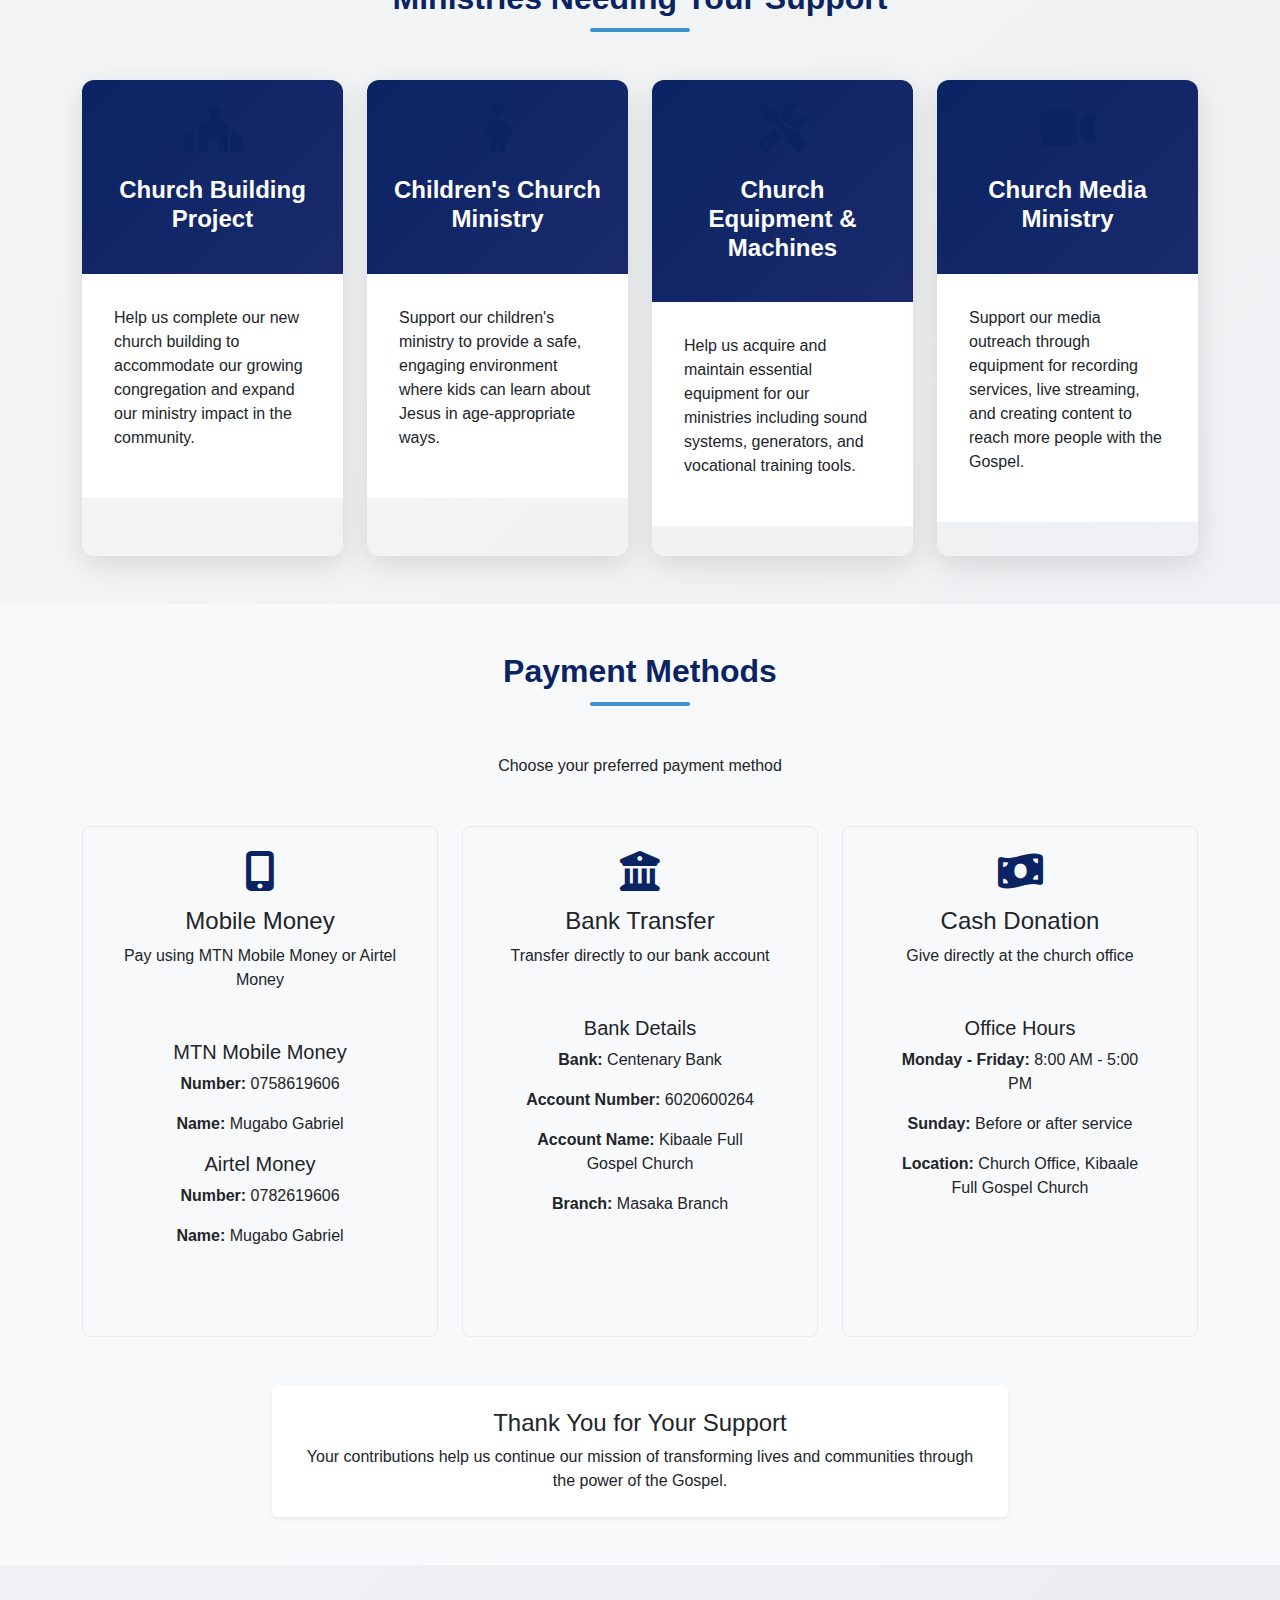
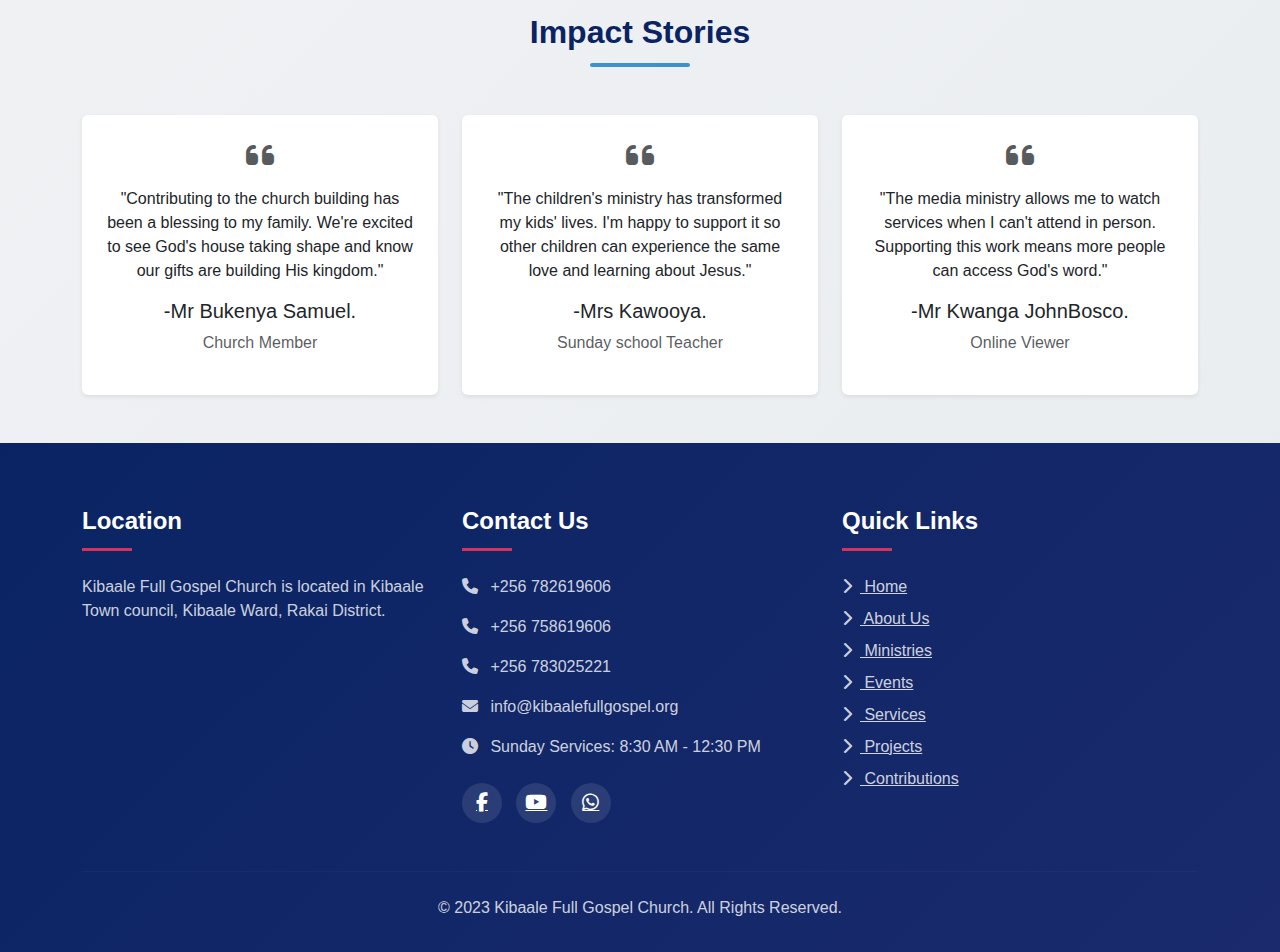
<file: contributions.html>
<!DOCTYPE html>
<html lang="en">
<head>
    <meta charset="UTF-8">
    <meta name="viewport" content="width=device-width, initial-scale=1.0">
    <title>Support Our Ministries - Kibaale Full Gospel Church</title>
    <!-- Bootstrap CSS -->
    <link href="https://cdn.jsdelivr.net/npm/bootstrap@5.3.0/dist/css/bootstrap.min.css" rel="stylesheet">
    <!-- Font Awesome -->
    <link rel="stylesheet" href="https://cdnjs.cloudflare.com/ajax/libs/font-awesome/6.4.0/css/all.min.css">
    <style>
        :root {
            --primary-color: #0a2463;
            --secondary-color: #3e92cc;
            --accent-color: #d8315b;
            --light-color: #f8f9fa;
            --dark-color: #1e1b18;
        }
        
        body {
            background: linear-gradient(135deg, #f8f9fa 0%, #e9ecef 100%);
            font-family: 'Segoe UI', Tahoma, Geneva, Verdana, sans-serif;
            padding-top: 70px;
        }
        
        /* Navigation */
        .navbar {
            background: linear-gradient(135deg, var(--primary-color) 0%, #1a2a6c 100%) !important;
            box-shadow: 0 4px 12px rgba(0,0,0,0.1);
            padding: 0.5rem 1rem;
        }
        
        .navbar-brand {
            font-weight: 700;
            font-size: 1.5rem;
            color: white !important;
            display: flex;
            align-items: center;
        }
        
        .navbar-brand img {
            height: 45px;
            width: auto;
            margin-right: 10px;
        }
        
        .nav-link {
            color: white !important;
            font-weight: 500;
            padding: 0.5rem 1rem !important;
            margin: 0 0.2rem;
            border-radius: 5px;
            transition: all 0.3s ease;
        }
        
        .nav-link:hover, .nav-link.active {
            background-color: rgba(255,255,255,0.15);
            transform: translateY(-2px);
        }
        
        /* Hero Section */
        .hero-section {
            background: linear-gradient(rgba(10, 36, 99, 0.8), rgba(10, 36, 99, 0.6)), 
                        url('https://images.unsplash.com/photo-1514525253161-7a46d19cd819?ixlib=rb-1.2.1&auto=format&fit=crop&w=1350&q=80') no-repeat center center;
            background-size: cover;
            color: white;
            padding: 120px 0;
            position: relative;
            text-align: center;
        }
        
        .hero-title {
            font-weight: 700;
            text-shadow: 2px 2px 8px rgba(0,0,0,0.6);
            margin-bottom: 1rem;
        }
        
        .hero-subtitle {
            font-weight: 400;
            text-shadow: 1px 1px 4px rgba(0,0,0,0.5);
            margin-bottom: 2rem;
            font-size: 1.5rem;
        }
        
        /* Section Titles */
        .section-title {
            color: var(--primary-color);
            position: relative;
            padding-bottom: 15px;
            margin-bottom: 3rem;
            text-align: center;
            font-weight: 700;
        }
        
        .section-title::after {
            content: '';
            position: absolute;
            bottom: 0;
            left: 50%;
            transform: translateX(-50%);
            width: 100px;
            height: 4px;
            background: var(--secondary-color);
            border-radius: 2px;
        }
        
        /* Contribution Cards */
        .contribution-card {
            border: none;
            border-radius: 12px;
            box-shadow: 0 8px 30px rgba(0,0,0,0.12);
            transition: all 0.4s ease;
            margin-bottom: 30px;
            overflow: hidden;
            height: 100%;
        }
        
        .contribution-card:hover {
            transform: translateY(-10px);
            box-shadow: 0 15px 35px rgba(0,0,0,0.2);
        }
        
        .contribution-icon {
            font-size: 3rem;
            color: var(--primary-color);
            margin-bottom: 1.5rem;
            display: block;
            text-align: center;
        }
        
        .contribution-header {
            background: linear-gradient(135deg, var(--primary-color) 0%, #1a2a6c 100%);
            color: white;
            padding: 1.5rem;
            text-align: center;
        }
        
        .contribution-body {
            padding: 2rem;
            background: white;
        }
        
        .contribution-title {
            font-size: 1.5rem;
            font-weight: 700;
            margin-bottom: 1rem;
            color: white;
        }
        
        .contribution-goal {
            background-color: var(--accent-color);
            color: white;
            padding: 0.5rem 1rem;
            border-radius: 50px;
            font-weight: 600;
            display: inline-block;
            margin-top: 1rem;
        }
        
        /* Payment Methods */
        .payment-methods {
            margin-top: 2rem;
        }
        
        .payment-method {
            border: 1px solid #e9ecef;
            border-radius: 8px;
            padding: 1.5rem;
            text-align: center;
            margin-bottom: 1.5rem;
            transition: all 0.3s ease;
            cursor: pointer;
            height: 100%;
        }
        
        .payment-method:hover {
            border-color: var(--secondary-color);
            transform: translateY(-5px);
        }
        
        .payment-icon {
            font-size: 2.5rem;
            color: var(--primary-color);
            margin-bottom: 1rem;
        }
        
        /* Footer */
        .footer {
            background: linear-gradient(135deg, var(--primary-color) 0%, #1a2a6c 100%);
            color: white;
            padding: 4rem 0 2rem;
        }
        
        .footer h4 {
            position: relative;
            padding-bottom: 15px;
            margin-bottom: 1.5rem;
            font-weight: 600;
        }
        
        .footer h4::after {
            content: '';
            position: absolute;
            bottom: 0;
            left: 0;
            width: 50px;
            height: 3px;
            background: var(--accent-color);
        }
        
        .footer p, .footer a {
            color: rgba(255,255,255,0.8);
        }
        
        .footer a:hover {
            color: white;
            text-decoration: none;
        }
        
        .social-icons a {
            display: inline-flex;
            align-items: center;
            justify-content: center;
            width: 40px;
            height: 40px;
            background: rgba(255,255,255,0.1);
            border-radius: 50%;
            color: white;
            font-size: 1.2rem;
            margin-right: 10px;
            transition: all 0.3s ease;
        }
        
        .social-icons a:hover {
            background: var(--accent-color);
            transform: translateY(-3px);
        }
        
        .map-container {
            height: 250px;
            border-radius: 10px;
            overflow: hidden;
            box-shadow: 0 5px 15px rgba(0,0,0,0.1);
            border: 1px solid rgba(255,255,255,0.1);
        }
        
        /* Buttons */
        .btn-primary {
            background-color: var(--secondary-color);
            border-color: var(--secondary-color);
            padding: 0.6rem 1.8rem;
            font-weight: 500;
            border-radius: 50px;
            transition: all 0.3s ease;
        }
        
        .btn-primary:hover {
            background-color: var(--primary-color);
            border-color: var(--primary-color);
            transform: translateY(-2px);
            box-shadow: 0 5px 15px rgba(0,0,0,0.1);
        }
        
        /* Responsive adjustments */
        @media (max-width: 768px) {
            .hero-section {
                padding: 80px 0;
            }
            
            .hero-title {
                font-size: 2rem;
            }
            
            .hero-subtitle {
                font-size: 1.2rem;
            }
        }
        
        .profile-pic {
          width: 70px;
          height: 70px;
          border-radius: 50%;
          margin-right: 10px;
        }
        
        .bible-verse {
            background-color: white;
            border-radius: 12px;
            padding: 3rem;
            box-shadow: 0 5px 25px rgba(0,0,0,0.08);
            text-align: center;
            border-left: 5px solid var(--primary-color);
            margin: 3rem 0;
        }
        
        .payment-details {
            background-color: #f8f9fa;
            border-radius: 8px;
            padding: 1.5rem;
            margin-top: 1.5rem;
        }
    </style>
</head>
<body>
    <!-- Navigation -->
    <!-- Navigation -->
    <nav class="navbar navbar-expand-lg navbar-dark fixed-top">
        <div class="container">
            <a class="navbar-brand" href="index.html">
                <img src="img/lgc.png" alt="Kibaale Full Gospel Church Logo" class="profile-pic">
                Kibaale Full Gospel
            </a>
            <button class="navbar-toggler" type="button" data-bs-toggle="collapse" data-bs-target="#navbarNav">
                <span class="navbar-toggler-icon"></span>
            </button>
            <div class="collapse navbar-collapse" id="navbarNav">
                <ul class="navbar-nav ms-auto">
                    <li class="nav-item">
                        <a class="nav-link active" href="index.html">Home</a>
                    </li>
                    <li class="nav-item">
                        <a class="nav-link" href="about.html">About</a>
                    </li>
                    <li class="nav-item">
                        <a class="nav-link" href="ministries.html">Ministries</a>
                    </li>
                    <li class="nav-item">
                        <a class="nav-link" href="services.html">Services</a>
                    </li>
                    <li class="nav-item">
                        <a class="nav-link" href="projects.html">Projects</a>
                    </li>
                    <li class="nav-item">
                        <a class="nav-link" href="contributions.html">Contributions</a>
                    </li>
                </ul>
            </div>
        </div>
    </nav>


    <!-- Hero Section -->
    <section class="hero-section">
        <div class="container">
            <h1 class="hero-title display-3">SUPPORT OUR MINISTRIES</h1>
            <h3 class="hero-subtitle">Partner with us in building God's Kingdom</h3>
            <a href="#contribute" class="btn btn-primary btn-lg px-4 py-2">Make a Contribution</a>
        </div>
    </section>

    <!-- Bible Verse Section -->
    <section class="py-5">
        <div class="container">
            <div class="row justify-content-center">
                <div class="col-lg-8 bible-verse">
                    <h2 class="mb-4 fw-bold">"EACH ONE MUST GIVE AS HE HAS DECIDED IN HIS HEART, NOT RELUCTANTLY OR UNDER COMPULSION, FOR GOD LOVES A CHEERFUL GIVER."</h2>
                    <p class="text-end fst-italic fw-bold">2 Corinthians 9:7</p>
                </div>
            </div>
        </div>
    </section>

    <!-- Introduction Section -->
    <section class="py-5 bg-light">
        <div class="container">
            <div class="row justify-content-center">
                <div class="col-lg-10">
                    <div class="text-center mb-5">
                        <h2 class="section-title">Invest in God's Work</h2>
                        <p class="lead">Your generous contributions enable us to continue our mission of transforming lives and communities through the power of the Gospel. We are grateful for your partnership in these vital ministry areas.</p>
                    </div>
                    
                    <div class="row mb-5">
                        <div class="col-md-6">
                            <div class="d-flex align-items-center mb-4">
                                <i class="fas fa-hand-holding-heart text-success me-3 fs-4"></i>
                                <div>
                                    <h5>Every Gift Matters</h5>
                                    <p class="mb-0">No contribution is too small - each gift makes a difference</p>
                                </div>
                            </div>
                        </div>
                        <div class="col-md-6">
                            <div class="d-flex align-items-center mb-4">
                                <i class="fas fa-receipt text-primary me-3 fs-4"></i>
                                <div>
                                    <h5>Financial Transparency</h5>
                                    <p class="mb-0">We maintain accountability for all funds received</p>
                                </div>
                            </div>
                        </div>
                        <div class="col-md-6">
                            <div class="d-flex align-items-center mb-4">
                                <i class="fas fa-praying-hands text-warning me-3 fs-4"></i>
                                <div>
                                    <h5>Spiritual Impact</h5>
                                    <p class="mb-0">Your giving supports both physical and spiritual needs</p>
                                </div>
                            </div>
                        </div>
                        <div class="col-md-6">
                            <div class="d-flex align-items-center mb-4">
                                <i class="fas fa-hands-helping text-info me-3 fs-4"></i>
                                <div>
                                    <h5>Community Transformation</h5>
                                    <p class="mb-0">Together we're building a better community for all</p>
                                </div>
                            </div>
                        </div>
                    </div>
                </div>
            </div>
        </div>
    </section>

    <!-- Contribution Areas Section -->
    <section id="contribute" class="py-5">
        <div class="container">
            <h2 class="section-title">Ministries Needing Your Support</h2>
            
            <div class="row">
                <!-- Church Building -->
                <div class="col-md-6 col-lg-3">
                    <div class="contribution-card">
                        <div class="contribution-header">
                            <i class="fas fa-church contribution-icon"></i>
                            <h3 class="contribution-title">Church Building Project</h3>
                        </div>
                        <div class="contribution-body">
                            <p>Help us complete our new church building to accommodate our growing congregation and expand our ministry impact in the community.</p>
                        </div>
                    </div>
                </div>
                
                <!-- Children Church -->
                <div class="col-md-6 col-lg-3">
                    <div class="contribution-card">
                        <div class="contribution-header">
                            <i class="fas fa-child contribution-icon"></i>
                            <h3 class="contribution-title">Children's Church Ministry</h3>
                        </div>
                        <div class="contribution-body">
                            <p>Support our children's ministry to provide a safe, engaging environment where kids can learn about Jesus in age-appropriate ways.</p>
                        </div>
                    </div>
                </div>
                
                <!-- Church Machines -->
                <div class="col-md-6 col-lg-3">
                    <div class="contribution-card">
                        <div class="contribution-header">
                            <i class="fas fa-tools contribution-icon"></i>
                            <h3 class="contribution-title">Church Equipment & Machines</h3>
                        </div>
                        <div class="contribution-body">
                            <p>Help us acquire and maintain essential equipment for our ministries including sound systems, generators, and vocational training tools.</p>
                        </div>
                    </div>
                </div>
                
                <!-- Church Media -->
                <div class="col-md-6 col-lg-3">
                    <div class="contribution-card">
                        <div class="contribution-header">
                            <i class="fas fa-video contribution-icon"></i>
                            <h3 class="contribution-title">Church Media Ministry</h3>
                        </div>
                        <div class="contribution-body">
                            <p>Support our media outreach through equipment for recording services, live streaming, and creating content to reach more people with the Gospel.</p>
                        </div>
                    </div>
                </div>
            </div>
        </div>
    </section>

    <!-- Payment Methods Section -->
    <section class="py-5 bg-light">
        <div class="container">
            <h2 class="section-title">Payment Methods</h2>
            <p class="text-center mb-5">Choose your preferred payment method</p>
            
            <div class="row">
                <div class="col-md-4">
                    <div class="payment-method">
                        <i class="fas fa-mobile-alt payment-icon"></i>
                        <h4>Mobile Money</h4>
                        <p>Pay using MTN Mobile Money or Airtel Money</p>
                        <div class="payment-details">
                            <h5>MTN Mobile Money</h5>
                            <p><strong>Number:</strong> 0758619606</p>
                            <p><strong>Name:</strong> Mugabo Gabriel</p>
                            
                            <h5 class="mt-3">Airtel Money</h5>
                            <p><strong>Number:</strong> 0782619606</p>
                            <p><strong>Name:</strong> Mugabo Gabriel</p>
                        </div>
                    </div>
                </div>
                <div class="col-md-4">
                    <div class="payment-method">
                        <i class="fas fa-university payment-icon"></i>
                        <h4>Bank Transfer</h4>
                        <p>Transfer directly to our bank account</p>
                        <div class="payment-details">
                            <h5>Bank Details</h5>
                            <p><strong>Bank:</strong> Centenary Bank</p>
                            <p><strong>Account Number:</strong> 6020600264</p>
                            <p><strong>Account Name:</strong> Kibaale Full Gospel Church</p>
                            <p><strong>Branch:</strong> Masaka Branch</p>
                        </div>
                    </div>
                </div>
                <div class="col-md-4">
                    <div class="payment-method">
                        <i class="fas fa-money-bill-wave payment-icon"></i>
                        <h4>Cash Donation</h4>
                        <p>Give directly at the church office</p>
                        <div class="payment-details">
                            <h5>Office Hours</h5>
                            <p><strong>Monday - Friday:</strong> 8:00 AM - 5:00 PM</p>
                            <p><strong>Sunday:</strong> Before or after service</p>
                            <p><strong>Location:</strong> Church Office, Kibaale Full Gospel Church</p>
                        </div>
                    </div>
                </div>
            </div>
            
            <div class="row mt-5">
                <div class="col-lg-8 mx-auto">
                    <div class="bg-white p-4 rounded shadow-sm text-center">
                        <h4>Thank You for Your Support</h4>
                        <p class="mb-0">Your contributions help us continue our mission of transforming lives and communities through the power of the Gospel.</p>
                    </div>
                </div>
            </div>
        </div>
    </section>

    <!-- Testimonials Section -->
    <section class="py-5">
        <div class="container">
            <h2 class="section-title">Impact Stories</h2>
            <div class="row">
                <div class="col-md-4">
                    <div class="card border-0 shadow-sm h-100">
                        <div class="card-body text-center p-4">
                            <i class="fas fa-quote-left text-muted fa-2x mb-3"></i>
                            <p class="card-text">"Contributing to the church building has been a blessing to my family. We're excited to see God's house taking shape and know our gifts are building His kingdom."</p>
                            <h5 class="card-title mt-3">-Mr Bukenya Samuel.</h5>
                            <p class="text-muted">Church Member</p>
                        </div>
                    </div>
                </div>
                <div class="col-md-4">
                    <div class="card border-0 shadow-sm h-100">
                        <div class="card-body text-center p-4">
                            <i class="fas fa-quote-left text-muted fa-2x mb-3"></i>
                            <p class="card-text">"The children's ministry has transformed my kids' lives. I'm happy to support it so other children can experience the same love and learning about Jesus."</p>
                            <h5 class="card-title mt-3">-Mrs Kawooya.</h5>
                            <p class="text-muted">Sunday school Teacher</p>
                        </div>
                    </div>
                </div>
                <div class="col-md-4">
                    <div class="card border-0 shadow-sm h-100">
                        <div class="card-body text-center p-4">
                            <i class="fas fa-quote-left text-muted fa-2x mb-3"></i>
                            <p class="card-text">"The media ministry allows me to watch services when I can't attend in person. Supporting this work means more people can access God's word."</p>
                            <h5 class="card-title mt-3">-Mr Kwanga JohnBosco.</h5>
                            <p class="text-muted">Online Viewer</p>
                        </div>
                    </div>
                </div>
            </div>
        </div>
    </section>

    <!-- Footer -->
    <footer class="footer">
        <div class="container">
            <div class="row">
                <div class="col-md-4 mb-4 mb-md-0">
                    <h4>Location</h4>
                    <p>Kibaale Full Gospel Church is located in Kibaale Town council, Kibaale Ward, Rakai District.</p>
                    
                </div>
                <div class="col-md-4 mb-4 mb-md-0">
                    <h4>Contact Us</h4>
                    <p><i class="fas fa-phone me-2"></i> +256 782619606</p>
                    <p><i class="fas fa-phone me-2"></i> +256 758619606</p>
                    <p><i class="fas fa-phone me-2"></i> +256 783025221</p>
                    <p><i class="fas fa-envelope me-2"></i> info@kibaalefullgospel.org</p>
                    <p><i class="fas fa-clock me-2"></i> Sunday Services: 8:30 AM - 12:30 PM</p>
                    <div class="social-icons mt-4">
                        <a href="https://www.facebook.com/share/1ARQ3gBTbP/"><i class="fab fa-facebook-f"></i></a>
                        <a href="http://www.youtube.com/@KibaaleFullGospelChurch-Rakai"><i class="fab fa-youtube"></i></a>
                        <a href="https://chat.whatsapp.com/Lif49w9wIMqDA4ZQUSFgwe"><i class="fab fa-whatsapp"></i></a>
                    </div>
                </div>
                <div class="col-md-4">
                    <h4>Quick Links</h4>
                    <ul class="list-unstyled">
                        <li class="mb-2"><a href="index.html"><i class="fas fa-chevron-right me-2"></i> Home</a></li>
                        <li class="mb-2"><a href="about.html"><i class="fas fa-chevron-right me-2"></i> About Us</a></li>
                        <li class="mb-2"><a href="ministries.html"><i class="fas fa-chevron-right me-2"></i> Ministries</a></li>
                        <li class="mb-2"><a href="events.html"><i class="fas fa-chevron-right me-2"></i> Events</a></li>
                        <li class="mb-2"><a href="services.html"><i class="fas fa-chevron-right me-2"></i> Services</a></li>
                        <li class="mb-2"><a href="projects.html"><i class="fas fa-chevron-right me-2"></i> Projects</a></li>
                        <li class="mb-2"><a href="contributions.html"><i class="fas fa-chevron-right me-2"></i> Contributions</a></li>
                    </ul>
                </div>
            </div>
            <hr class="mt-5 mb-4" style="border-color: rgba(255,255,255,0.1);">
            <div class="row">
                <div class="col-md-12 text-center">
                    <p class="mb-0">&copy; 2023 Kibaale Full Gospel Church. All Rights Reserved.</p>
                </div>
            </div>
        </div>
    </footer>

    <!-- Bootstrap JS -->
    <script src="https://cdn.jsdelivr.net/npm/bootstrap@5.3.0/dist/js/bootstrap.bundle.min.js"></script>
</body>
</html>
</file>
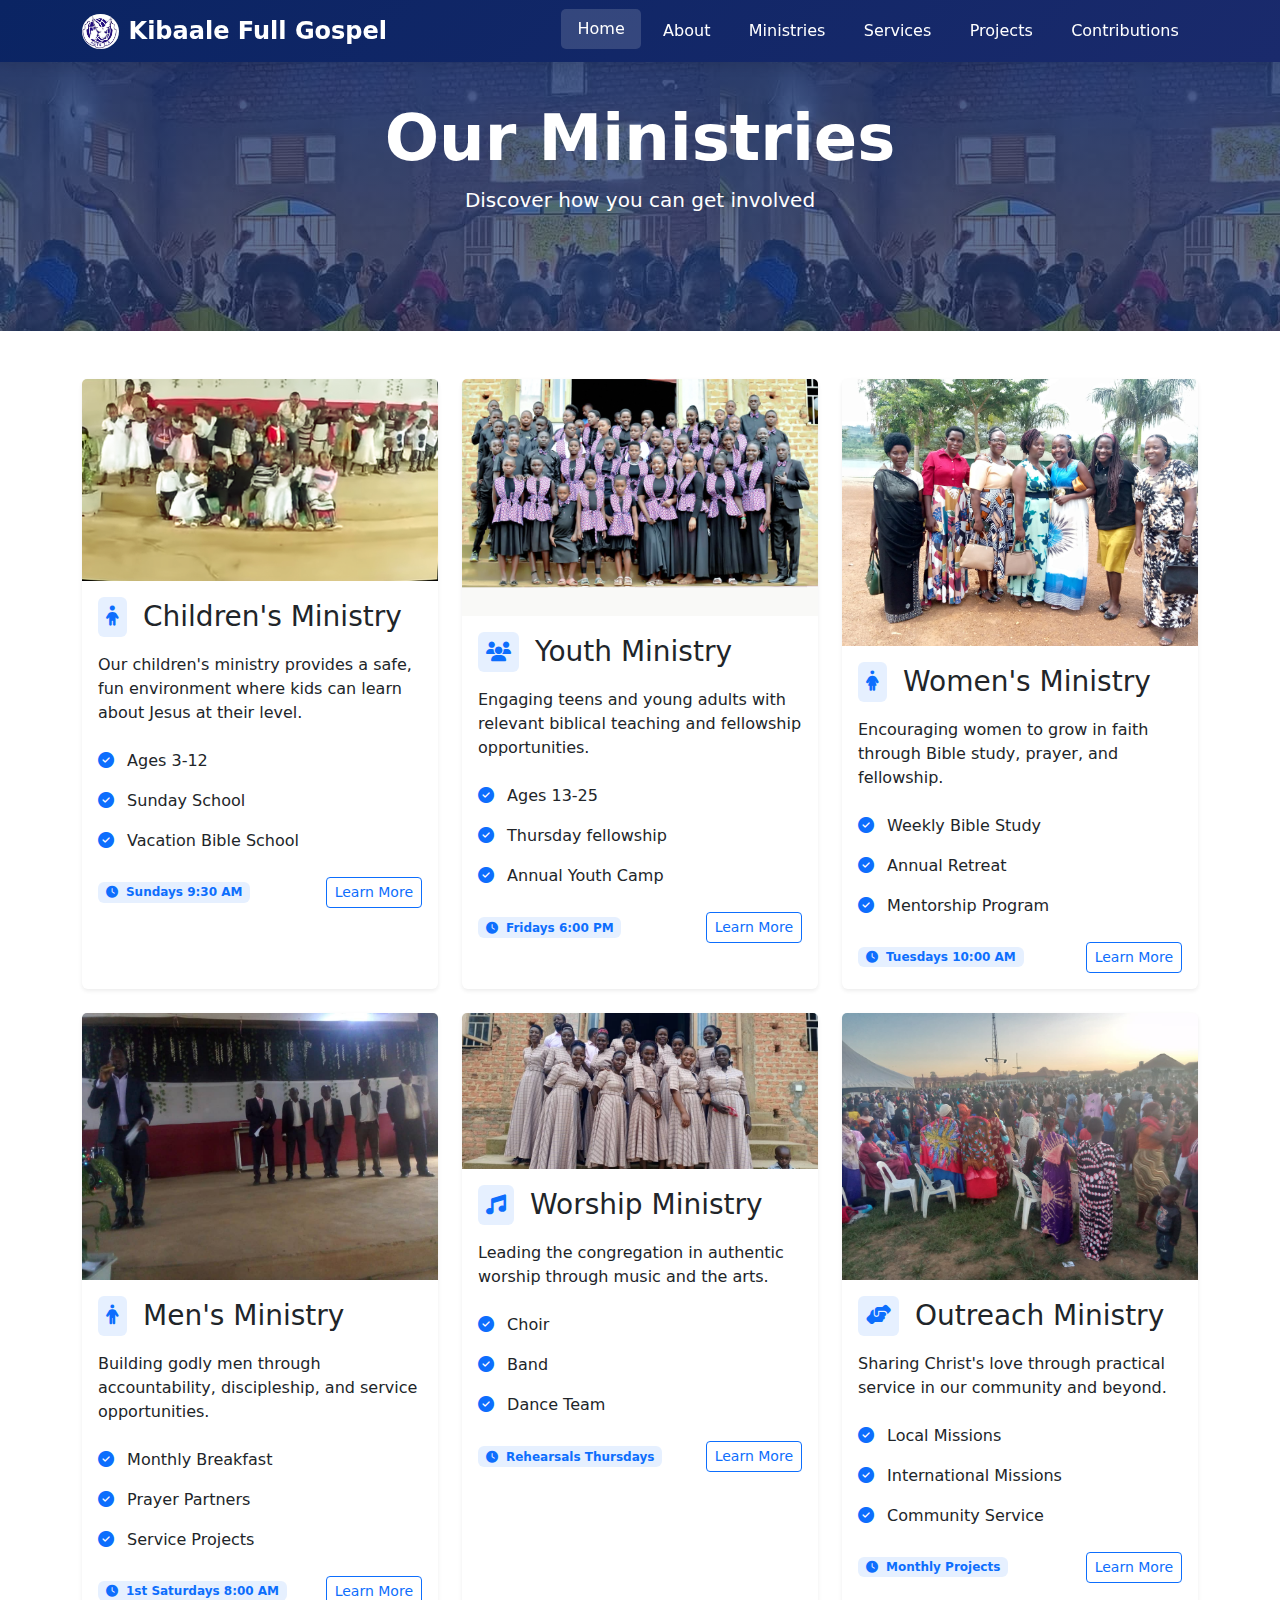
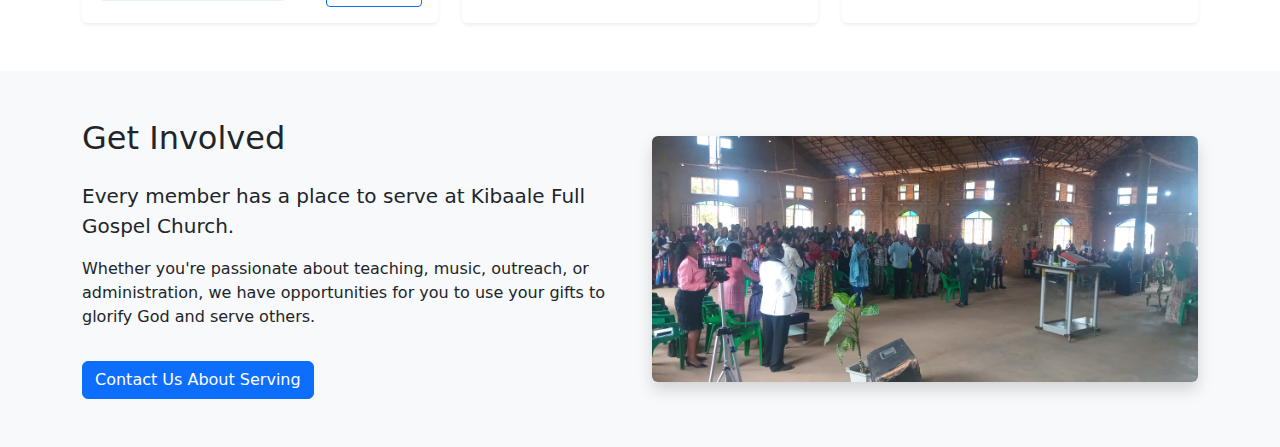
<file: ministries.html>
<!DOCTYPE html>
<html lang="en">
<head>
    <meta charset="UTF-8">
    <meta name="viewport" content="width=device-width, initial-scale=1.0">
    <title>Ministries | Kibaale Full Gospel Church</title>
    <!-- Bootstrap CSS -->
    <link href="https://cdn.jsdelivr.net/npm/bootstrap@5.3.0/dist/css/bootstrap.min.css" rel="stylesheet">
    <!-- Font Awesome -->
    <link rel="stylesheet" href="https://cdnjs.cloudflare.com/ajax/libs/font-awesome/6.4.0/css/all.min.css">
    <!-- Same style as index.html -->
    <style>
 :root {
            --primary-color: #0a2463;
            --secondary-color: #3e92cc;
            --accent-color: #d8315b;
            --light-color: #f8f9fa;
            --dark-color: #1e1b18;
        }
        /* Navigation */
         .navbar {
            background: linear-gradient(135deg, var(--primary-color) 0%, #1a2a6c 100%) !important;
            box-shadow: 0 4px 12px rgba(0,0,0,0.1);
            padding: 0.5rem 1rem;
        }
        
        .navbar-brand {
            font-weight: 700;
            font-size: 1.5rem;
            color: white !important;
            display: flex;
            align-items: center;
        }
        
        .navbar-brand img {
            height: 45px;
            width: auto;
            margin-right: 10px;
        }
        
        .nav-link {
            color: white !important;
            font-weight: 500;
            padding: 0.5rem 1rem !important;
            margin: 0 0.2rem;
            border-radius: 5px;
            transition: all 0.3s ease;
        }
        
        .nav-link:hover, .nav-link.active {
            background-color: rgba(255,255,255,0.15);
            transform: translateY(-2px);
        }
         .navbar-brand img {
                height: 35px;
            }
        
        .profile-pic {
          width: 70px; /* Adjust the size as needed */
          height: 70px;
          border-radius: 50%; /* Make it circular */
          margin-right: 10px; /* Add some space between the image and text */
        }
    </style>
</head>
<body>
   <!-- Navigation -->
    <nav class="navbar navbar-expand-lg navbar-dark fixed-top">
        <div class="container">
            <a class="navbar-brand" href="index.html">
                <img src="img/lgc.png" alt="Kibaale Full Gospel Church Logo" class="profile-pic">
                Kibaale Full Gospel
            </a>
            <button class="navbar-toggler" type="button" data-bs-toggle="collapse" data-bs-target="#navbarNav">
                <span class="navbar-toggler-icon"></span>
            </button>
            <div class="collapse navbar-collapse" id="navbarNav">
                <ul class="navbar-nav ms-auto">
                    <li class="nav-item">
                        <a class="nav-link active" href="index.html">Home</a>
                    </li>
                    <li class="nav-item">
                        <a class="nav-link" href="about.html">About</a>
                    </li>
                    <li class="nav-item">
                        <a class="nav-link" href="ministries.html">Ministries</a>
                    </li>
                    <li class="nav-item">
                        <a class="nav-link" href="services.html">Services</a>
                    </li>
                    <li class="nav-item">
                        <a class="nav-link" href="projects.html">Projects</a>
                    </li>
                    <li class="nav-item">
                        <a class="nav-link" href="contributions.html">Contributions</a>
                    </li>
                </ul>
            </div>
        </div>
    </nav>


    <!-- Page Header -->
    <section class="hero-section" style="padding: 100px 0; background-image: linear-gradient(rgba(10, 36, 99, 0.8), rgba(10, 36, 99, 0.6)), url('img/im1\ \(1\).jpg');">
        <div class="container text-center">
            <h1 class="display-3 fw-bold text-white">Our Ministries</h1>
            <p class="lead text-white">Discover how you can get involved</p>
        </div>
    </section>

    <!-- Ministries Section -->
    <section class="py-5">
        <div class="container">
            <div class="row g-4">
                <!-- Children's Ministry -->
                <div class="col-md-6 col-lg-4">
                    <div class="card border-0 shadow-sm h-100">
                        <img src="img/r1.png" class="card-img-top" alt="Children's Ministry">
                        <div class="card-body">
                            <div class="d-flex align-items-center mb-3">
                                <div class="bg-primary bg-opacity-10 p-2 rounded me-3">
                                    <i class="fas fa-child text-primary fa-lg"></i>
                                </div>
                                <h3 class="mb-0">Children's Ministry</h3>
                            </div>
                            <p class="card-text">Our children's ministry provides a safe, fun environment where kids can learn about Jesus at their level.</p>
                            <ul class="list-group list-group-flush border-0 mb-3">
                                <li class="list-group-item border-0 ps-0"><i class="fas fa-check-circle text-primary me-2"></i> Ages 3-12</li>
                                <li class="list-group-item border-0 ps-0"><i class="fas fa-check-circle text-primary me-2"></i> Sunday School</li>
                                <li class="list-group-item border-0 ps-0"><i class="fas fa-check-circle text-primary me-2"></i> Vacation Bible School</li>
                            </ul>
                            <div class="d-flex justify-content-between align-items-center">
                                <span class="badge bg-primary bg-opacity-10 text-primary"><i class="fas fa-clock me-1"></i> Sundays 9:30 AM</span>
                                <a href="#" class="btn btn-sm btn-outline-primary">Learn More</a>
                            </div>
                        </div>
                    </div>
                </div>

                <!-- Youth Ministry -->
                <div class="col-md-6 col-lg-4">
                    <div class="card border-0 shadow-sm h-100">
                        <img src="img/ytt.png" class="card-img-top" alt="Youth Ministry">
                        <div class="card-body">
                            <div class="d-flex align-items-center mb-3">
                                <div class="bg-primary bg-opacity-10 p-2 rounded me-3">
                                    <i class="fas fa-users text-primary fa-lg"></i>
                                </div>
                                <h3 class="mb-0">Youth Ministry</h3>
                            </div>
                            <p class="card-text">Engaging teens and young adults with relevant biblical teaching and fellowship opportunities.</p>
                            <ul class="list-group list-group-flush border-0 mb-3">
                                <li class="list-group-item border-0 ps-0"><i class="fas fa-check-circle text-primary me-2"></i> Ages 13-25</li>
                                <li class="list-group-item border-0 ps-0"><i class="fas fa-check-circle text-primary me-2"></i> Thursday fellowship</li>
                                <li class="list-group-item border-0 ps-0"><i class="fas fa-check-circle text-primary me-2"></i> Annual Youth Camp</li>
                            </ul>
                            <div class="d-flex justify-content-between align-items-center">
                                <span class="badge bg-primary bg-opacity-10 text-primary"><i class="fas fa-clock me-1"></i> Fridays 6:00 PM</span>
                                <a href="#" class="btn btn-sm btn-outline-primary">Learn More</a>
                            </div>
                        </div>
                    </div>
                </div>

                <!-- Women's Ministry -->
                <div class="col-md-6 col-lg-4">
                    <div class="card border-0 shadow-sm h-100">
                        <img src="img/l1.jfif" class="card-img-top" alt="Women's Ministry">
                        <div class="card-body">
                            <div class="d-flex align-items-center mb-3">
                                <div class="bg-primary bg-opacity-10 p-2 rounded me-3">
                                    <i class="fas fa-female text-primary fa-lg"></i>
                                </div>
                                <h3 class="mb-0">Women's Ministry</h3>
                            </div>
                            <p class="card-text">Encouraging women to grow in faith through Bible study, prayer, and fellowship.</p>
                            <ul class="list-group list-group-flush border-0 mb-3">
                                <li class="list-group-item border-0 ps-0"><i class="fas fa-check-circle text-primary me-2"></i> Weekly Bible Study</li>
                                <li class="list-group-item border-0 ps-0"><i class="fas fa-check-circle text-primary me-2"></i> Annual Retreat</li>
                                <li class="list-group-item border-0 ps-0"><i class="fas fa-check-circle text-primary me-2"></i> Mentorship Program</li>
                            </ul>
                            <div class="d-flex justify-content-between align-items-center">
                                <span class="badge bg-primary bg-opacity-10 text-primary"><i class="fas fa-clock me-1"></i> Tuesdays 10:00 AM</span>
                                <a href="#" class="btn btn-sm btn-outline-primary">Learn More</a>
                            </div>
                        </div>
                    </div>
                </div>

                <!-- Men's Ministry -->
                <div class="col-md-6 col-lg-4">
                    <div class="card border-0 shadow-sm h-100">
                        <img src="img/m1.jfif" class="card-img-top" alt="Men's Ministry">
                        <div class="card-body">
                            <div class="d-flex align-items-center mb-3">
                                <div class="bg-primary bg-opacity-10 p-2 rounded me-3">
                                    <i class="fas fa-male text-primary fa-lg"></i>
                                </div>
                                <h3 class="mb-0">Men's Ministry</h3>
                            </div>
                            <p class="card-text">Building godly men through accountability, discipleship, and service opportunities.</p>
                            <ul class="list-group list-group-flush border-0 mb-3">
                                <li class="list-group-item border-0 ps-0"><i class="fas fa-check-circle text-primary me-2"></i> Monthly Breakfast</li>
                                <li class="list-group-item border-0 ps-0"><i class="fas fa-check-circle text-primary me-2"></i> Prayer Partners</li>
                                <li class="list-group-item border-0 ps-0"><i class="fas fa-check-circle text-primary me-2"></i> Service Projects</li>
                            </ul>
                            <div class="d-flex justify-content-between align-items-center">
                                <span class="badge bg-primary bg-opacity-10 text-primary"><i class="fas fa-clock me-1"></i> 1st Saturdays 8:00 AM</span>
                                <a href="#" class="btn btn-sm btn-outline-primary">Learn More</a>
                            </div>
                        </div>
                    </div>
                </div>

                <!-- Worship Ministry -->
                <div class="col-md-6 col-lg-4">
                    <div class="card border-0 shadow-sm h-100">
                        <img src="img/c2.jfif" class="card-img-top" alt="Worship Ministry">
                        <div class="card-body">
                            <div class="d-flex align-items-center mb-3">
                                <div class="bg-primary bg-opacity-10 p-2 rounded me-3">
                                    <i class="fas fa-music text-primary fa-lg"></i>
                                </div>
                                <h3 class="mb-0">Worship Ministry</h3>
                            </div>
                            <p class="card-text">Leading the congregation in authentic worship through music and the arts.</p>
                            <ul class="list-group list-group-flush border-0 mb-3">
                                <li class="list-group-item border-0 ps-0"><i class="fas fa-check-circle text-primary me-2"></i> Choir</li>
                                <li class="list-group-item border-0 ps-0"><i class="fas fa-check-circle text-primary me-2"></i> Band</li>
                                <li class="list-group-item border-0 ps-0"><i class="fas fa-check-circle text-primary me-2"></i> Dance Team</li>
                            </ul>
                            <div class="d-flex justify-content-between align-items-center">
                                <span class="badge bg-primary bg-opacity-10 text-primary"><i class="fas fa-clock me-1"></i> Rehearsals Thursdays</span>
                                <a href="#" class="btn btn-sm btn-outline-primary">Learn More</a>
                            </div>
                        </div>
                    </div>
                </div>

                <!-- Outreach Ministry -->
                <div class="col-md-6 col-lg-4">
                    <div class="card border-0 shadow-sm h-100">
                        <img src="img/ou.jfif" class="card-img-top" alt="Outreach Ministry">
                        <div class="card-body">
                            <div class="d-flex align-items-center mb-3">
                                <div class="bg-primary bg-opacity-10 p-2 rounded me-3">
                                    <i class="fas fa-hands-helping text-primary fa-lg"></i>
                                </div>
                                <h3 class="mb-0">Outreach Ministry</h3>
                            </div>
                            <p class="card-text">Sharing Christ's love through practical service in our community and beyond.</p>
                            <ul class="list-group list-group-flush border-0 mb-3">
                                <li class="list-group-item border-0 ps-0"><i class="fas fa-check-circle text-primary me-2"></i> Local Missions</li>
                                <li class="list-group-item border-0 ps-0"><i class="fas fa-check-circle text-primary me-2"></i> International Missions</li>
                                <li class="list-group-item border-0 ps-0"><i class="fas fa-check-circle text-primary me-2"></i> Community Service</li>
                            </ul>
                            <div class="d-flex justify-content-between align-items-center">
                                <span class="badge bg-primary bg-opacity-10 text-primary"><i class="fas fa-clock me-1"></i> Monthly Projects</span>
                                <a href="#" class="btn btn-sm btn-outline-primary">Learn More</a>
                            </div>
                        </div>
                    </div>
                </div>
            </div>
        </div>
    </section>

    <!-- Get Involved Section -->
    <section class="py-5 bg-light">
        <div class="container">
            <div class="row align-items-center">
                <div class="col-lg-6">
                    <h2 class="section-title text-start mb-4">Get Involved</h2>
                    <p class="lead">Every member has a place to serve at Kibaale Full Gospel Church.</p>
                    <p>Whether you're passionate about teaching, music, outreach, or administration, we have opportunities for you to use your gifts to glorify God and serve others.</p>
                    <a href="#" class="btn btn-primary mt-3">Contact Us About Serving</a>
                </div>
                <div class="col-lg-6">
                    <img src="img/e.jfif" class="img-fluid rounded shadow" alt="People serving">
                </div>
            </div>
        </div>
    </section>

    <!-- Same Footer as index.html -->
    <footer class="footer" id="contact">
        <!-- Copy the same footer from index.html -->
    </footer>

    <!-- Bootstrap JS -->
    <script src="https://cdn.jsdelivr.net/npm/bootstrap@5.3.0/dist/js/bootstrap.bundle.min.js"></script>
</body>
</html>
</file>
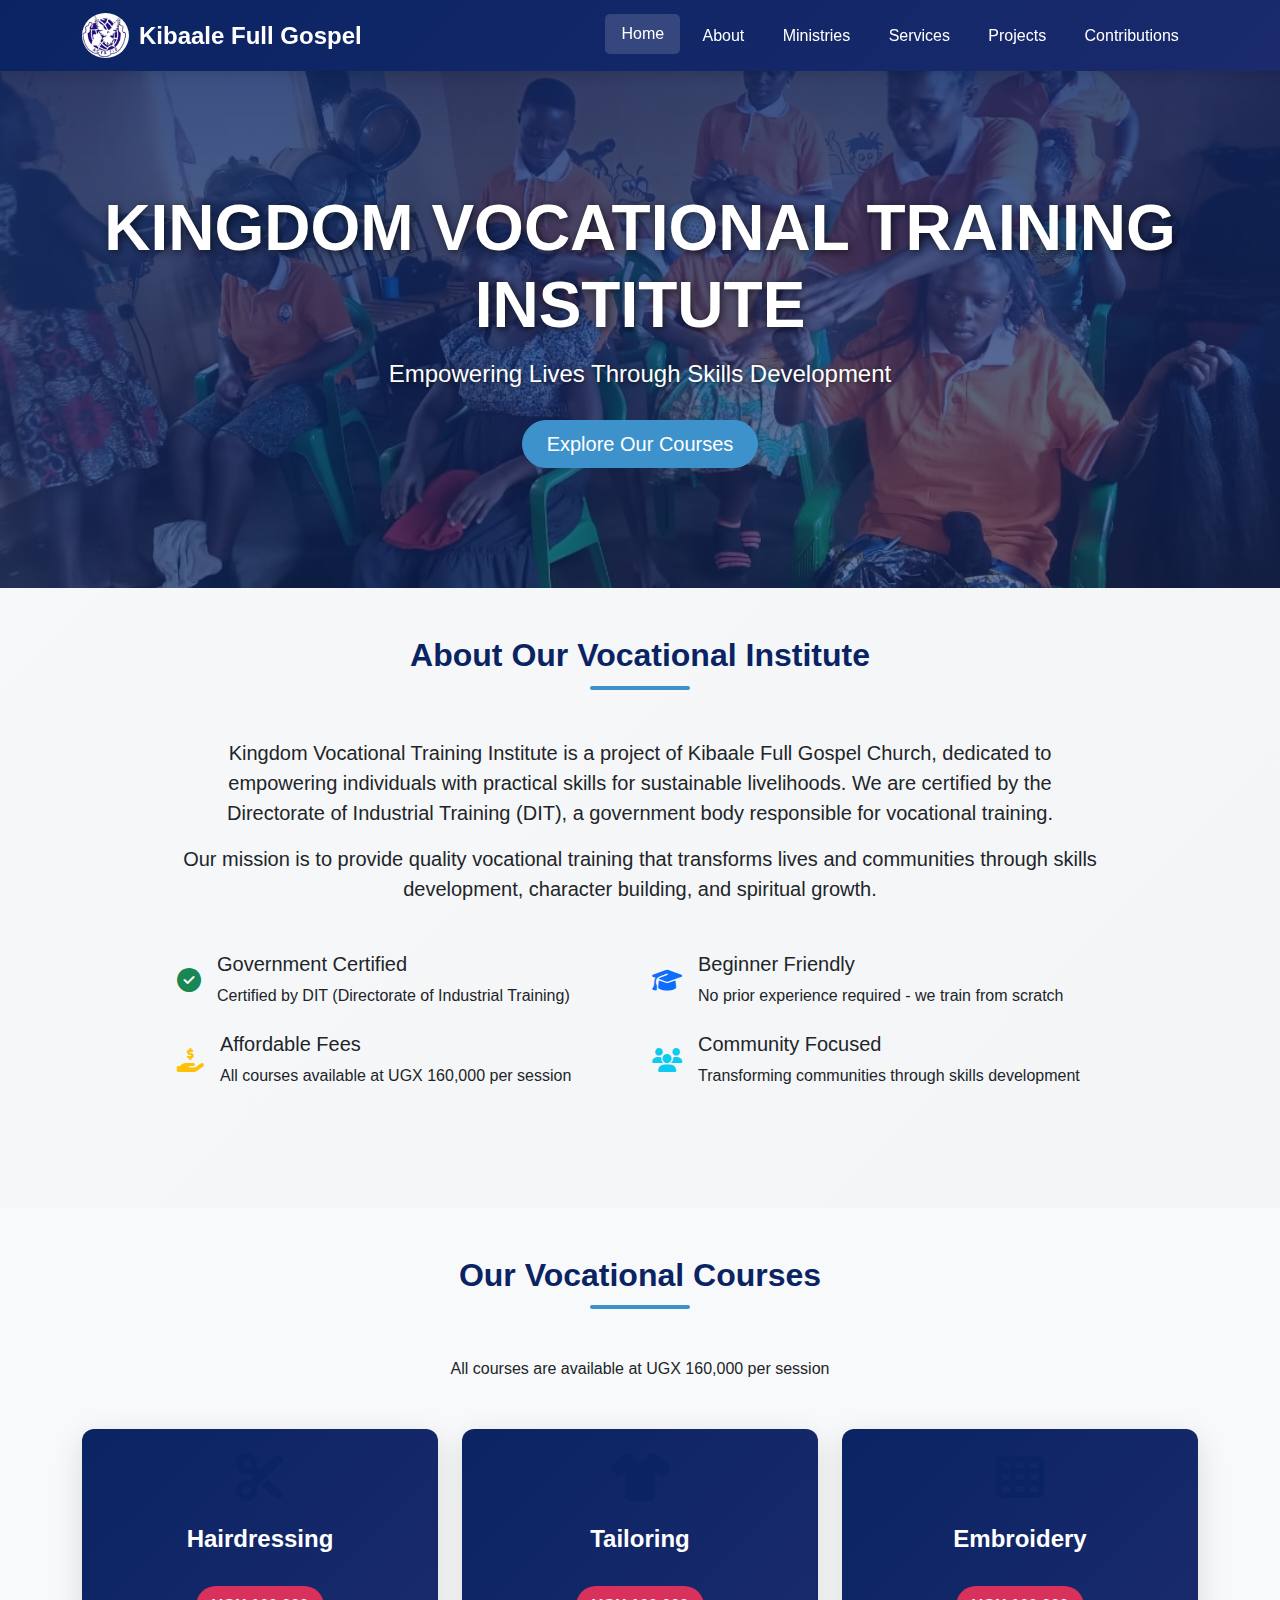
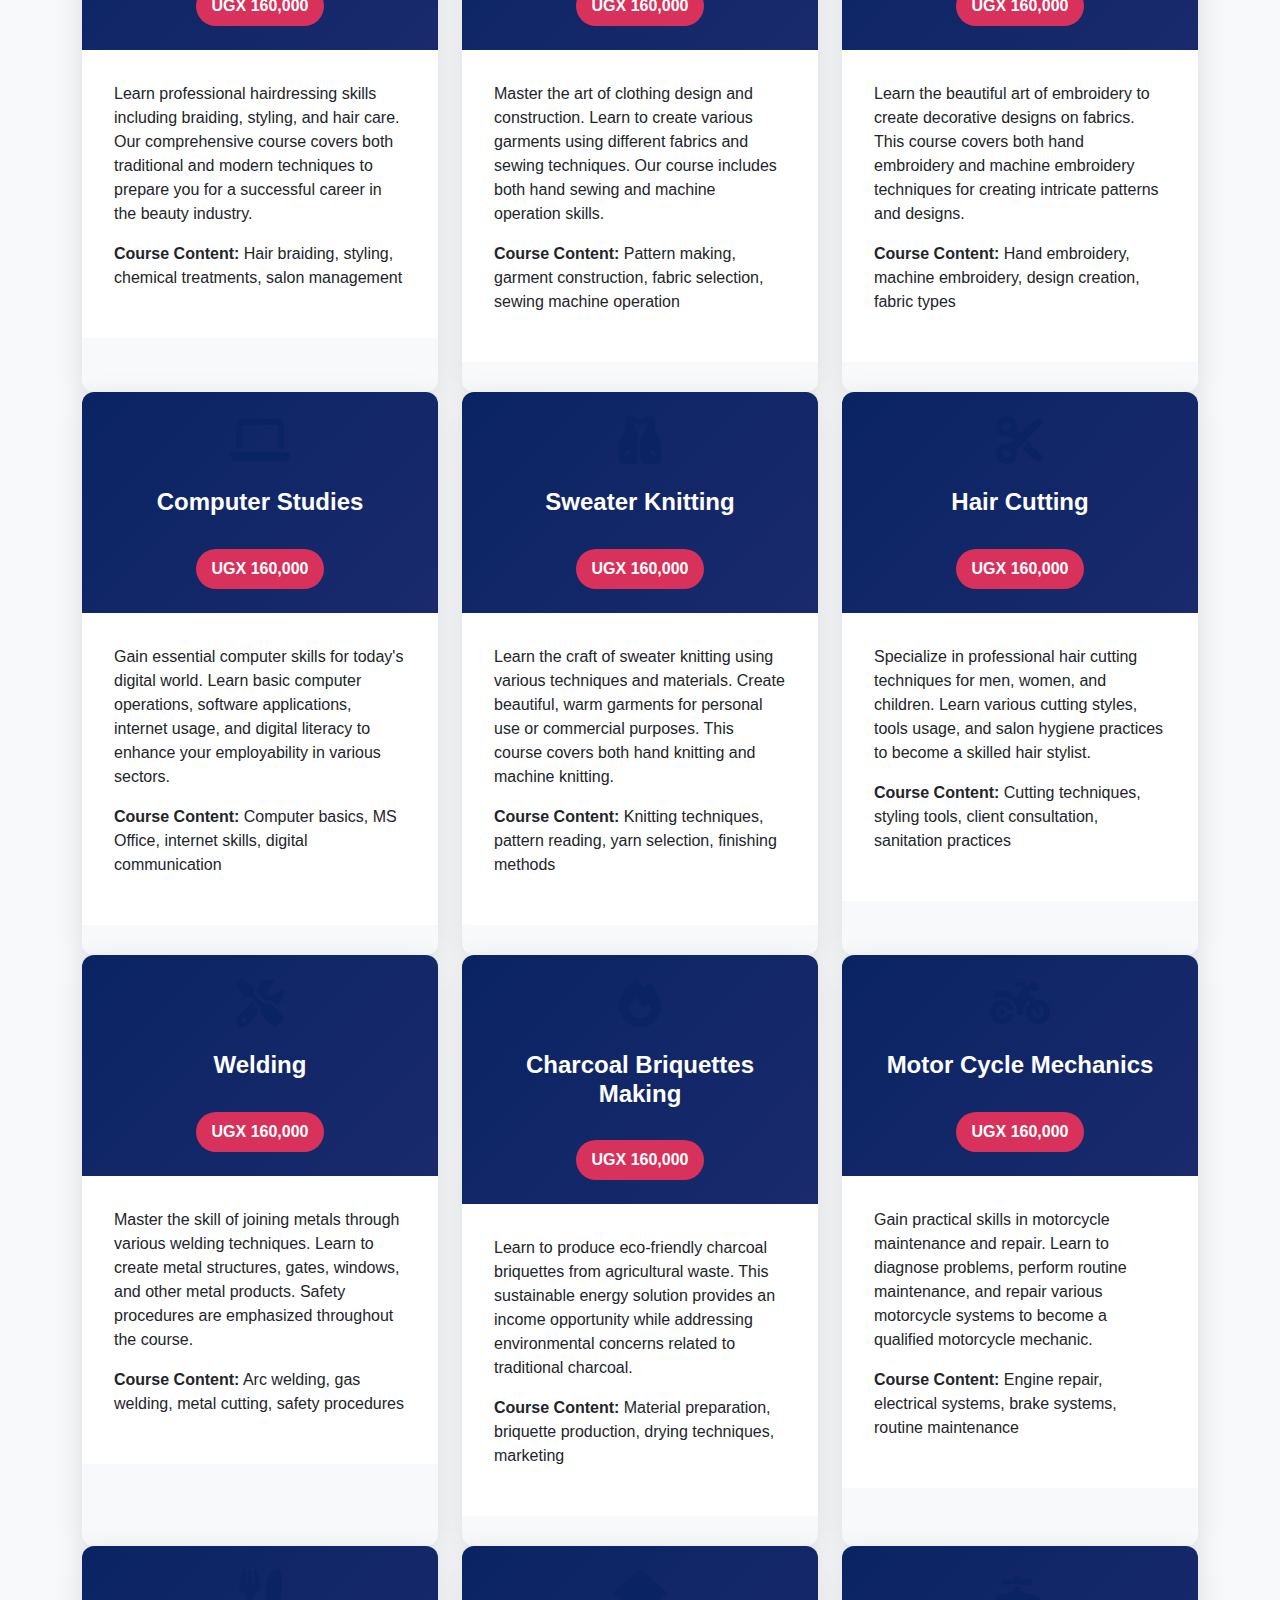
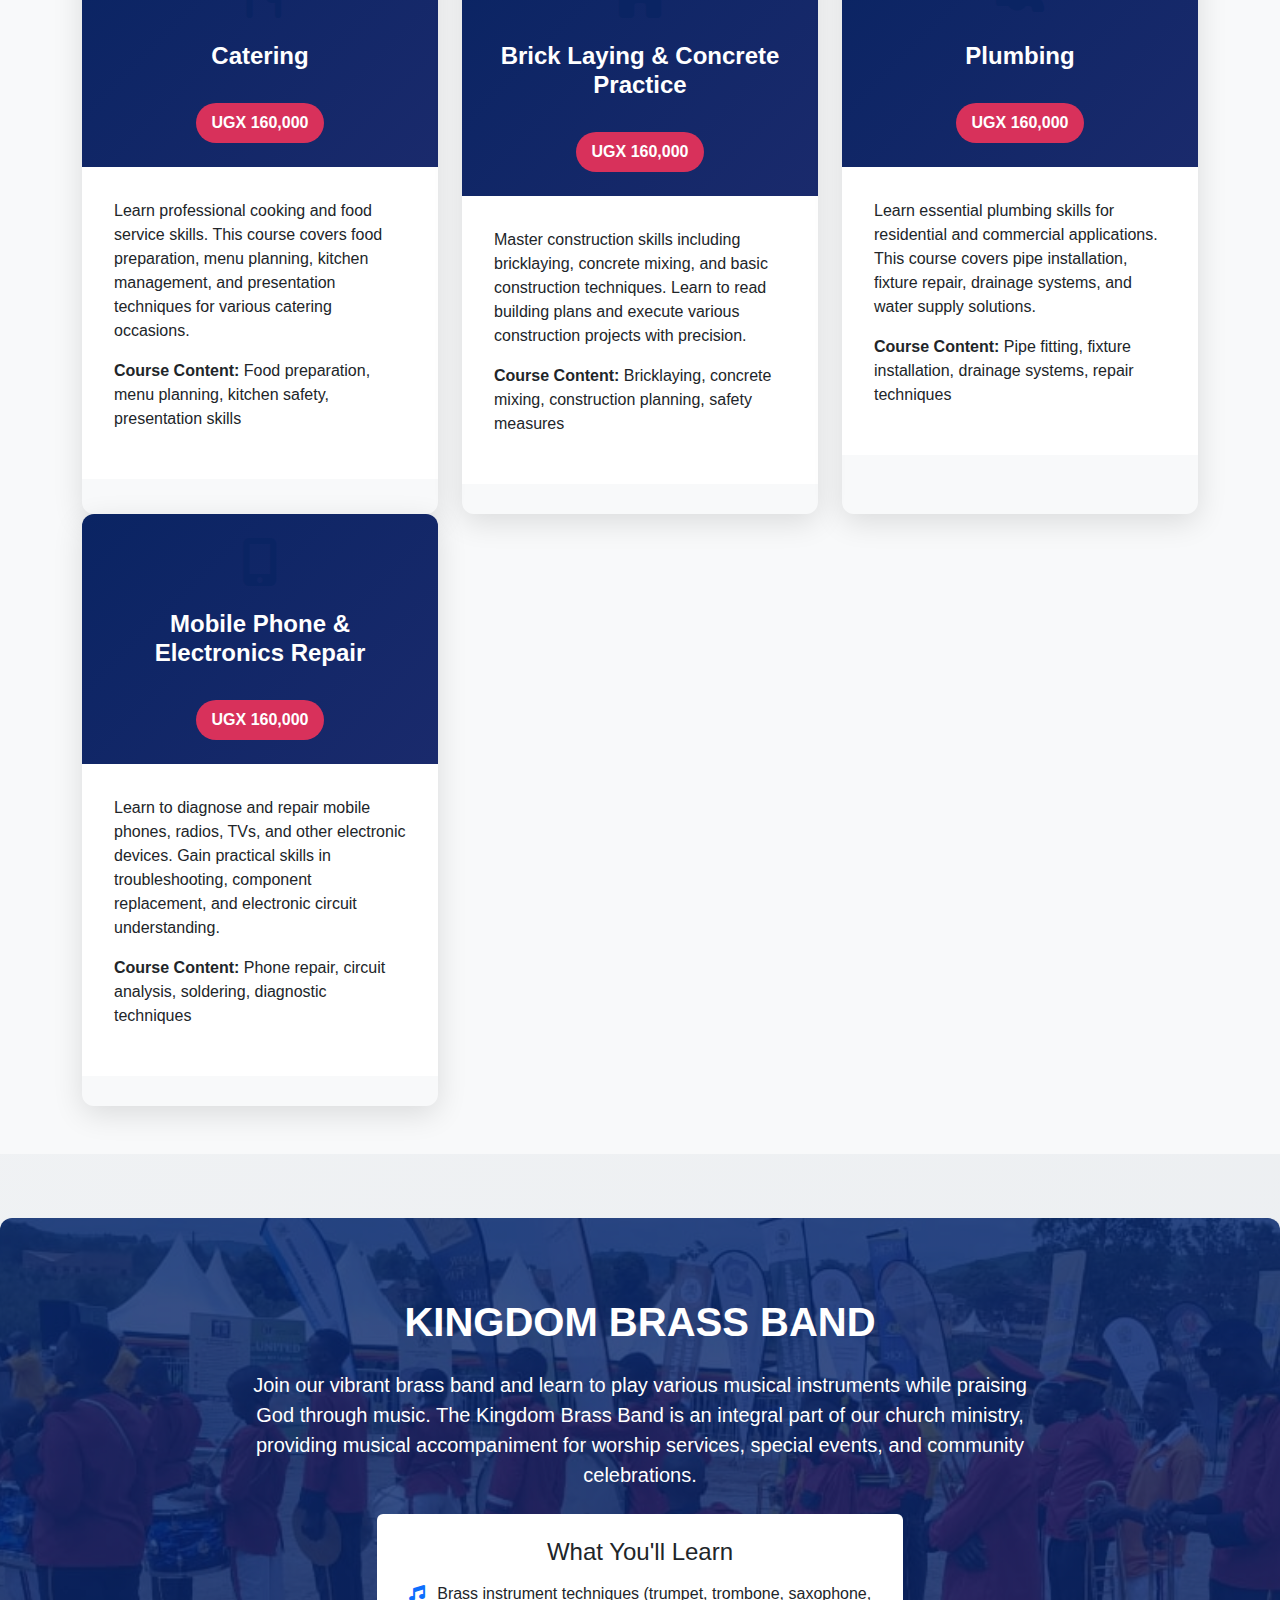
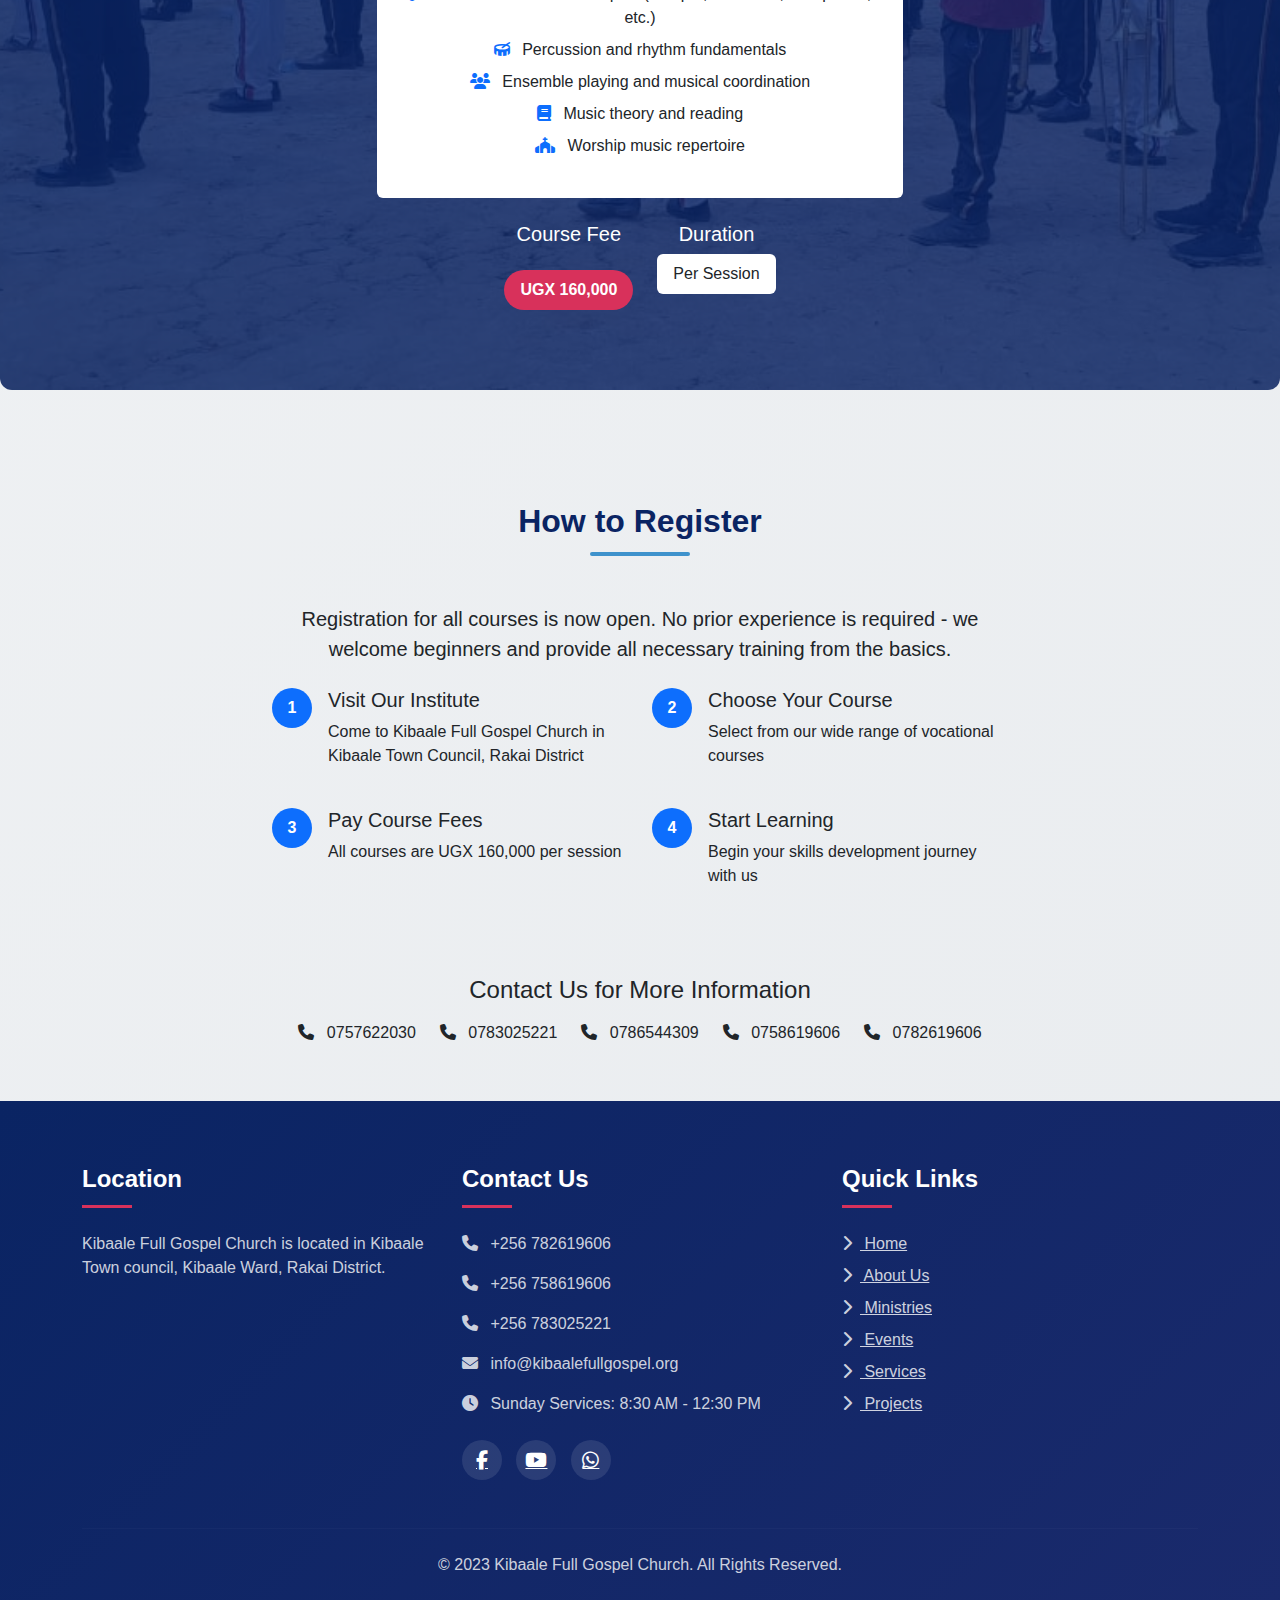
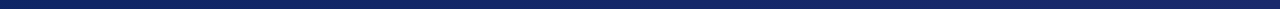
<file: projects.html>
<!DOCTYPE html>
<html lang="en">
<head>
    <meta charset="UTF-8">
    <meta name="viewport" content="width=device-width, initial-scale=1.0">
    <title>Kingdom Vocational Training Institute - Kibaale Full Gospel Church</title>
    <!-- Bootstrap CSS -->
    <link href="https://cdn.jsdelivr.net/npm/bootstrap@5.3.0/dist/css/bootstrap.min.css" rel="stylesheet">
    <!-- Font Awesome -->
    <link rel="stylesheet" href="https://cdnjs.cloudflare.com/ajax/libs/font-awesome/6.4.0/css/all.min.css">
    <style>
        :root {
            --primary-color: #0a2463;
            --secondary-color: #3e92cc;
            --accent-color: #d8315b;
            --light-color: #f8f9fa;
            --dark-color: #1e1b18;
        }
        
        body {
            background: linear-gradient(135deg, #f8f9fa 0%, #e9ecef 100%);
            font-family: 'Segoe UI', Tahoma, Geneva, Verdana, sans-serif;
            padding-top: 70px;
        }
        
        /* Navigation */
        .navbar {
            background: linear-gradient(135deg, var(--primary-color) 0%, #1a2a6c 100%) !important;
            box-shadow: 0 4px 12px rgba(0,0,0,0.1);
            padding: 0.5rem 1rem;
        }
        
        .navbar-brand {
            font-weight: 700;
            font-size: 1.5rem;
            color: white !important;
            display: flex;
            align-items: center;
        }
        
        .navbar-brand img {
            height: 45px;
            width: auto;
            margin-right: 10px;
        }
        
        .nav-link {
            color: white !important;
            font-weight: 500;
            padding: 0.5rem 1rem !important;
            margin: 0 0.2rem;
            border-radius: 5px;
            transition: all 0.3s ease;
        }
        
        .nav-link:hover, .nav-link.active {
            background-color: rgba(255,255,255,0.15);
            transform: translateY(-2px);
        }
        
        /* Hero Section */
        .hero-section {
            background: linear-gradient(rgba(10, 36, 99, 0.8), rgba(10, 36, 99, 0.6)), 
                        url('img/k3.jfif') no-repeat center center;
            background-size: cover;
            color: white;
            padding: 120px 0;
            position: relative;
            text-align: center;
        }
        
        .hero-title {
            font-weight: 700;
            text-shadow: 2px 2px 8px rgba(0,0,0,0.6);
            margin-bottom: 1rem;
        }
        
        .hero-subtitle {
            font-weight: 400;
            text-shadow: 1px 1px 4px rgba(0,0,0,0.5);
            margin-bottom: 2rem;
            font-size: 1.5rem;
        }
        
        /* Section Titles */
        .section-title {
            color: var(--primary-color);
            position: relative;
            padding-bottom: 15px;
            margin-bottom: 3rem;
            text-align: center;
            font-weight: 700;
        }
        
        .section-title::after {
            content: '';
            position: absolute;
            bottom: 0;
            left: 50%;
            transform: translateX(-50%);
            width: 100px;
            height: 4px;
            background: var(--secondary-color);
            border-radius: 2px;
        }
        
        /* Course Cards */
        .course-card {
            border: none;
            border-radius: 12px;
            box-shadow: 0 8px 30px rgba(0,0,0,0.12);
            transition: all 0.4s ease;
            margin-bottom: 30px;
            overflow: hidden;
            height: 100%;
        }
        
        .course-card:hover {
            transform: translateY(-10px);
            box-shadow: 0 15px 35px rgba(0,0,0,0.2);
        }
        
        .course-icon {
            font-size: 3rem;
            color: var(--primary-color);
            margin-bottom: 1.5rem;
            display: block;
            text-align: center;
        }
        
        .course-header {
            background: linear-gradient(135deg, var(--primary-color) 0%, #1a2a6c 100%);
            color: white;
            padding: 1.5rem;
            text-align: center;
        }
        
        .course-body {
            padding: 2rem;
            background: white;
        }
        
        .course-title {
            font-size: 1.5rem;
            font-weight: 700;
            margin-bottom: 1rem;
            color: white;
        }
        
        .course-fee {
            background-color: var(--accent-color);
            color: white;
            padding: 0.5rem 1rem;
            border-radius: 50px;
            font-weight: 600;
            display: inline-block;
            margin-top: 1rem;
        }
        
        /* Brass Band Section */
        .brass-band-section {
            background: linear-gradient(rgba(6, 35, 104, 0.8), rgba(6, 35, 104, 0.8)), 
                        url('img/b1.jfif') no-repeat center center;
            background-size: cover;
            color: white;
            padding: 80px 0;
            border-radius: 12px;
            margin: 4rem 0;
        }
        
        .brass-band-content {
            max-width: 800px;
            margin: 0 auto;
            text-align: center;
        }
        
        .brass-band-title {
            font-size: 2.5rem;
            font-weight: 700;
            margin-bottom: 1.5rem;
        }
        
        /* Footer */
        .footer {
            background: linear-gradient(135deg, var(--primary-color) 0%, #1a2a6c 100%);
            color: white;
            padding: 4rem 0 2rem;
        }
        
        .footer h4 {
            position: relative;
            padding-bottom: 15px;
            margin-bottom: 1.5rem;
            font-weight: 600;
        }
        
        .footer h4::after {
            content: '';
            position: absolute;
            bottom: 0;
            left: 0;
            width: 50px;
            height: 3px;
            background: var(--accent-color);
        }
        
        .footer p, .footer a {
            color: rgba(255,255,255,0.8);
        }
        
        .footer a:hover {
            color: white;
            text-decoration: none;
        }
        
        .social-icons a {
            display: inline-flex;
            align-items: center;
            justify-content: center;
            width: 40px;
            height: 40px;
            background: rgba(255,255,255,0.1);
            border-radius: 50%;
            color: white;
            font-size: 1.2rem;
            margin-right: 10px;
            transition: all 0.3s ease;
        }
        
        .social-icons a:hover {
            background: var(--accent-color);
            transform: translateY(-3px);
        }
        
        .map-container {
            height: 250px;
            border-radius: 10px;
            overflow: hidden;
            box-shadow: 0 5px 15px rgba(0,0,0,0.1);
            border: 1px solid rgba(255,255,255,0.1);
        }
        
        /* Buttons */
        .btn-primary {
            background-color: var(--secondary-color);
            border-color: var(--secondary-color);
            padding: 0.6rem 1.8rem;
            font-weight: 500;
            border-radius: 50px;
            transition: all 0.3s ease;
        }
        
        .btn-primary:hover {
            background-color: var(--primary-color);
            border-color: var(--primary-color);
            transform: translateY(-2px);
            box-shadow: 0 5px 15px rgba(0,0,0,0.1);
        }
        
        /* Responsive adjustments */
        @media (max-width: 768px) {
            .hero-section {
                padding: 80px 0;
            }
            
            .hero-title {
                font-size: 2rem;
            }
            
            .hero-subtitle {
                font-size: 1.2rem;
            }
            
            .brass-band-title {
                font-size: 2rem;
            }
        }
        
        .profile-pic {
          width: 70px;
          height: 70px;
          border-radius: 50%;
          margin-right: 10px;
        }
    </style>
</head>
<body>
    <!-- Navigation -->
    <!-- Navigation -->
    <nav class="navbar navbar-expand-lg navbar-dark fixed-top">
        <div class="container">
            <a class="navbar-brand" href="index.html">
                <img src="img/lgc.png" alt="Kibaale Full Gospel Church Logo" class="profile-pic">
                Kibaale Full Gospel
            </a>
            <button class="navbar-toggler" type="button" data-bs-toggle="collapse" data-bs-target="#navbarNav">
                <span class="navbar-toggler-icon"></span>
            </button>
            <div class="collapse navbar-collapse" id="navbarNav">
                <ul class="navbar-nav ms-auto">
                    <li class="nav-item">
                        <a class="nav-link active" href="index.html">Home</a>
                    </li>
                    <li class="nav-item">
                        <a class="nav-link" href="about.html">About</a>
                    </li>
                    <li class="nav-item">
                        <a class="nav-link" href="ministries.html">Ministries</a>
                    </li>
                    <li class="nav-item">
                        <a class="nav-link" href="services.html">Services</a>
                    </li>
                    <li class="nav-item">
                        <a class="nav-link" href="projects.html">Projects</a>
                    </li>
                    <li class="nav-item">
                        <a class="nav-link" href="contributions.html">Contributions</a>
                    </li>
                </ul>
            </div>
        </div>
    </nav>


    <!-- Hero Section -->
    <section class="hero-section">
        <div class="container">
            <h1 class="hero-title display-3">KINGDOM VOCATIONAL TRAINING INSTITUTE</h1>
            <h3 class="hero-subtitle">Empowering Lives Through Skills Development</h3>
            <a href="#courses" class="btn btn-primary btn-lg px-4 py-2">Explore Our Courses</a>
        </div>
    </section>

    <!-- Introduction Section -->
    <section class="py-5">
        <div class="container">
            <div class="row justify-content-center">
                <div class="col-lg-10">
                    <div class="text-center mb-5">
                        <h2 class="section-title">About Our Vocational Institute</h2>
                        <p class="lead">Kingdom Vocational Training Institute is a project of Kibaale Full Gospel Church, dedicated to empowering individuals with practical skills for sustainable livelihoods. We are certified by the Directorate of Industrial Training (DIT), a government body responsible for vocational training.</p>
                        <p class="lead">Our mission is to provide quality vocational training that transforms lives and communities through skills development, character building, and spiritual growth.</p>
                    </div>
                    
                    <div class="row mb-5">
                        <div class="col-md-6">
                            <div class="d-flex align-items-center mb-4">
                                <i class="fas fa-check-circle text-success me-3 fs-4"></i>
                                <div>
                                    <h5>Government Certified</h5>
                                    <p class="mb-0">Certified by DIT (Directorate of Industrial Training)</p>
                                </div>
                            </div>
                        </div>
                        <div class="col-md-6">
                            <div class="d-flex align-items-center mb-4">
                                <i class="fas fa-graduation-cap text-primary me-3 fs-4"></i>
                                <div>
                                    <h5>Beginner Friendly</h5>
                                    <p class="mb-0">No prior experience required - we train from scratch</p>
                                </div>
                            </div>
                        </div>
                        <div class="col-md-6">
                            <div class="d-flex align-items-center mb-4">
                                <i class="fas fa-hand-holding-usd text-warning me-3 fs-4"></i>
                                <div>
                                    <h5>Affordable Fees</h5>
                                    <p class="mb-0">All courses available at UGX 160,000 per session</p>
                                </div>
                            </div>
                        </div>
                        <div class="col-md-6">
                            <div class="d-flex align-items-center mb-4">
                                <i class="fas fa-users text-info me-3 fs-4"></i>
                                <div>
                                    <h5>Community Focused</h5>
                                    <p class="mb-0">Transforming communities through skills development</p>
                                </div>
                            </div>
                        </div>
                    </div>
                </div>
            </div>
        </div>
    </section>

    <!-- Courses Section -->
    <section id="courses" class="py-5 bg-light">
        <div class="container">
            <h2 class="section-title">Our Vocational Courses</h2>
            <p class="text-center mb-5">All courses are available at UGX 160,000 per session</p>
            
            <div class="row">
                <!-- Hairdressing -->
                <div class="col-md-6 col-lg-4">
                    <div class="course-card">
                        <div class="course-header">
                            <i class="fas fa-cut course-icon"></i>
                            <h3 class="course-title">Hairdressing</h3>
                            <span class="course-fee">UGX 160,000</span>
                        </div>
                        <div class="course-body">
                            <p>Learn professional hairdressing skills including braiding, styling, and hair care. Our comprehensive course covers both traditional and modern techniques to prepare you for a successful career in the beauty industry.</p>
                            <p><strong>Course Content:</strong> Hair braiding, styling, chemical treatments, salon management</p>
                        </div>
                    </div>
                </div>
                
                <!-- Tailoring -->
                <div class="col-md-6 col-lg-4">
                    <div class="course-card">
                        <div class="course-header">
                            <i class="fas fa-tshirt course-icon"></i>
                            <h3 class="course-title">Tailoring</h3>
                            <span class="course-fee">UGX 160,000</span>
                        </div>
                        <div class="course-body">
                            <p>Master the art of clothing design and construction. Learn to create various garments using different fabrics and sewing techniques. Our course includes both hand sewing and machine operation skills.</p>
                            <p><strong>Course Content:</strong> Pattern making, garment construction, fabric selection, sewing machine operation</p>
                        </div>
                    </div>
                </div>
                
                <!-- Embroidery -->
                <div class="col-md-6 col-lg-4">
                    <div class="course-card">
                        <div class="course-header">
                            <i class="fas fa-th course-icon"></i>
                            <h3 class="course-title">Embroidery</h3>
                            <span class="course-fee">UGX 160,000</span>
                        </div>
                        <div class="course-body">
                            <p>Learn the beautiful art of embroidery to create decorative designs on fabrics. This course covers both hand embroidery and machine embroidery techniques for creating intricate patterns and designs.</p>
                            <p><strong>Course Content:</strong> Hand embroidery, machine embroidery, design creation, fabric types</p>
                        </div>
                    </div>
                </div>
                
                <!-- Computer Studies -->
                <div class="col-md-6 col-lg-4">
                    <div class="course-card">
                        <div class="course-header">
                            <i class="fas fa-laptop course-icon"></i>
                            <h3 class="course-title">Computer Studies</h3>
                            <span class="course-fee">UGX 160,000</span>
                        </div>
                        <div class="course-body">
                            <p>Gain essential computer skills for today's digital world. Learn basic computer operations, software applications, internet usage, and digital literacy to enhance your employability in various sectors.</p>
                            <p><strong>Course Content:</strong> Computer basics, MS Office, internet skills, digital communication</p>
                        </div>
                    </div>
                </div>
                
                <!-- Sweater Knitting -->
                <div class="col-md-6 col-lg-4">
                    <div class="course-card">
                        <div class="course-header">
                            <i class="fas fa-vest course-icon"></i>
                            <h3 class="course-title">Sweater Knitting</h3>
                            <span class="course-fee">UGX 160,000</span>
                        </div>
                        <div class="course-body">
                            <p>Learn the craft of sweater knitting using various techniques and materials. Create beautiful, warm garments for personal use or commercial purposes. This course covers both hand knitting and machine knitting.</p>
                            <p><strong>Course Content:</strong> Knitting techniques, pattern reading, yarn selection, finishing methods</p>
                        </div>
                    </div>
                </div>
                
                <!-- Hair Cutting -->
                <div class="col-md-6 col-lg-4">
                    <div class="course-card">
                        <div class="course-header">
                            <i class="fas fa-scissors course-icon"></i>
                            <h3 class="course-title">Hair Cutting</h3>
                            <span class="course-fee">UGX 160,000</span>
                        </div>
                        <div class="course-body">
                            <p>Specialize in professional hair cutting techniques for men, women, and children. Learn various cutting styles, tools usage, and salon hygiene practices to become a skilled hair stylist.</p>
                            <p><strong>Course Content:</strong> Cutting techniques, styling tools, client consultation, sanitation practices</p>
                        </div>
                    </div>
                </div>
                
                <!-- Welding -->
                <div class="col-md-6 col-lg-4">
                    <div class="course-card">
                        <div class="course-header">
                            <i class="fas fa-tools course-icon"></i>
                            <h3 class="course-title">Welding</h3>
                            <span class="course-fee">UGX 160,000</span>
                        </div>
                        <div class="course-body">
                            <p>Master the skill of joining metals through various welding techniques. Learn to create metal structures, gates, windows, and other metal products. Safety procedures are emphasized throughout the course.</p>
                            <p><strong>Course Content:</strong> Arc welding, gas welding, metal cutting, safety procedures</p>
                        </div>
                    </div>
                </div>
                
                <!-- Charcoal Briquettes Making -->
                <div class="col-md-6 col-lg-4">
                    <div class="course-card">
                        <div class="course-header">
                            <i class="fas fa-fire course-icon"></i>
                            <h3 class="course-title">Charcoal Briquettes Making</h3>
                            <span class="course-fee">UGX 160,000</span>
                        </div>
                        <div class="course-body">
                            <p>Learn to produce eco-friendly charcoal briquettes from agricultural waste. This sustainable energy solution provides an income opportunity while addressing environmental concerns related to traditional charcoal.</p>
                            <p><strong>Course Content:</strong> Material preparation, briquette production, drying techniques, marketing</p>
                        </div>
                    </div>
                </div>
                
                <!-- Motor Cycle Mechanics -->
                <div class="col-md-6 col-lg-4">
                    <div class="course-card">
                        <div class="course-header">
                            <i class="fas fa-motorcycle course-icon"></i>
                            <h3 class="course-title">Motor Cycle Mechanics</h3>
                            <span class="course-fee">UGX 160,000</span>
                        </div>
                        <div class="course-body">
                            <p>Gain practical skills in motorcycle maintenance and repair. Learn to diagnose problems, perform routine maintenance, and repair various motorcycle systems to become a qualified motorcycle mechanic.</p>
                            <p><strong>Course Content:</strong> Engine repair, electrical systems, brake systems, routine maintenance</p>
                        </div>
                    </div>
                </div>
                
                <!-- Catering -->
                <div class="col-md-6 col-lg-4">
                    <div class="course-card">
                        <div class="course-header">
                            <i class="fas fa-utensils course-icon"></i>
                            <h3 class="course-title">Catering</h3>
                            <span class="course-fee">UGX 160,000</span>
                        </div>
                        <div class="course-body">
                            <p>Learn professional cooking and food service skills. This course covers food preparation, menu planning, kitchen management, and presentation techniques for various catering occasions.</p>
                            <p><strong>Course Content:</strong> Food preparation, menu planning, kitchen safety, presentation skills</p>
                        </div>
                    </div>
                </div>
                
                <!-- Brick Laying and Concrete Practice -->
                <div class="col-md-6 col-lg-4">
                    <div class="course-card">
                        <div class="course-header">
                            <i class="fas fa-home course-icon"></i>
                            <h3 class="course-title">Brick Laying & Concrete Practice</h3>
                            <span class="course-fee">UGX 160,000</span>
                        </div>
                        <div class="course-body">
                            <p>Master construction skills including bricklaying, concrete mixing, and basic construction techniques. Learn to read building plans and execute various construction projects with precision.</p>
                            <p><strong>Course Content:</strong> Bricklaying, concrete mixing, construction planning, safety measures</p>
                        </div>
                    </div>
                </div>
                
                <!-- Plumbing -->
                <div class="col-md-6 col-lg-4">
                    <div class="course-card">
                        <div class="course-header">
                            <i class="fas fa-faucet course-icon"></i>
                            <h3 class="course-title">Plumbing</h3>
                            <span class="course-fee">UGX 160,000</span>
                        </div>
                        <div class="course-body">
                            <p>Learn essential plumbing skills for residential and commercial applications. This course covers pipe installation, fixture repair, drainage systems, and water supply solutions.</p>
                            <p><strong>Course Content:</strong> Pipe fitting, fixture installation, drainage systems, repair techniques</p>
                        </div>
                    </div>
                </div>
                
                <!-- Mobile Phone Repairs -->
                <div class="col-md-6 col-lg-4">
                    <div class="course-card">
                        <div class="course-header">
                            <i class="fas fa-mobile-alt course-icon"></i>
                            <h3 class="course-title">Mobile Phone & Electronics Repair</h3>
                            <span class="course-fee">UGX 160,000</span>
                        </div>
                        <div class="course-body">
                            <p>Learn to diagnose and repair mobile phones, radios, TVs, and other electronic devices. Gain practical skills in troubleshooting, component replacement, and electronic circuit understanding.</p>
                            <p><strong>Course Content:</strong> Phone repair, circuit analysis, soldering, diagnostic techniques</p>
                        </div>
                    </div>
                </div>
            </div>
        </div>
    </section>

    <!-- Kingdom Brass Band Section -->
    <section class="brass-band-section">
        <div class="container">
            <div class="brass-band-content">
                <h2 class="brass-band-title">KINGDOM BRASS BAND</h2>
                <p class="lead mb-4">Join our vibrant brass band and learn to play various musical instruments while praising God through music. The Kingdom Brass Band is an integral part of our church ministry, providing musical accompaniment for worship services, special events, and community celebrations.</p>
                
                <div class="row justify-content-center">
                    <div class="col-md-8">
                        <div class="bg-white text-dark p-4 rounded mb-4">
                            <h4 class="mb-3">What You'll Learn</h4>
                            <ul class="list-unstyled">
                                <li class="mb-2"><i class="fas fa-music text-primary me-2"></i> Brass instrument techniques (trumpet, trombone, saxophone, etc.)</li>
                                <li class="mb-2"><i class="fas fa-drum text-primary me-2"></i> Percussion and rhythm fundamentals</li>
                                <li class="mb-2"><i class="fas fa-users text-primary me-2"></i> Ensemble playing and musical coordination</li>
                                <li class="mb-2"><i class="fas fa-book text-primary me-2"></i> Music theory and reading</li>
                                <li class="mb-2"><i class="fas fa-church text-primary me-2"></i> Worship music repertoire</li>
                            </ul>
                        </div>
                        
                        <div class="d-flex justify-content-center">
                            <div class="me-4">
                                <h5 class="text-white">Course Fee</h5>
                                <div class="course-fee">UGX 160,000</div>
                            </div>
                            <div>
                                <h5 class="text-white">Duration</h5>
                                <div class="bg-white text-dark px-3 py-2 rounded d-inline-block">Per Session</div>
                            </div>
                        </div>
                    </div>
                </div>
            </div>
        </div>
    </section>

    <!-- Registration Section -->
    <section class="py-5">
        <div class="container">
            <div class="row justify-content-center">
                <div class="col-lg-8 text-center">
                    <h2 class="section-title">How to Register</h2>
                    <p class="lead mb-4">Registration for all courses is now open. No prior experience is required - we welcome beginners and provide all necessary training from the basics.</p>
                    
                    <div class="row text-start">
                        <div class="col-md-6 mb-4">
                            <div class="d-flex">
                                <div class="me-3">
                                    <div class="bg-primary text-white rounded-circle d-flex align-items-center justify-content-center" style="width: 40px; height: 40px;">
                                        <span class="fw-bold">1</span>
                                    </div>
                                </div>
                                <div>
                                    <h5>Visit Our Institute</h5>
                                    <p>Come to Kibaale Full Gospel Church in Kibaale Town Council, Rakai District</p>
                                </div>
                            </div>
                        </div>
                        <div class="col-md-6 mb-4">
                            <div class="d-flex">
                                <div class="me-3">
                                    <div class="bg-primary text-white rounded-circle d-flex align-items-center justify-content-center" style="width: 40px; height: 40px;">
                                        <span class="fw-bold">2</span>
                                    </div>
                                </div>
                                <div>
                                    <h5>Choose Your Course</h5>
                                    <p>Select from our wide range of vocational courses</p>
                                </div>
                            </div>
                        </div>
                        <div class="col-md-6 mb-4">
                            <div class="d-flex">
                                <div class="me-3">
                                    <div class="bg-primary text-white rounded-circle d-flex align-items-center justify-content-center" style="width: 40px; height: 40px;">
                                        <span class="fw-bold">3</span>
                                    </div>
                                </div>
                                <div>
                                    <h5>Pay Course Fees</h5>
                                    <p>All courses are UGX 160,000 per session</p>
                                </div>
                            </div>
                        </div>
                        <div class="col-md-6 mb-4">
                            <div class="d-flex">
                                <div class="me-3">
                                    <div class="bg-primary text-white rounded-circle d-flex align-items-center justify-content-center" style="width: 40px; height: 40px;">
                                        <span class="fw-bold">4</span>
                                    </div>
                                </div>
                                <div>
                                    <h5>Start Learning</h5>
                                    <p>Begin your skills development journey with us</p>
                                </div>
                            </div>
                        </div>
                    </div>
                    
                    <div class="mt-5">
                        <h4 class="mb-3">Contact Us for More Information</h4>
                        <div class="d-flex flex-wrap justify-content-center">
                            <div class="me-4 mb-2">
                                <i class="fas fa-phone me-2"></i> 0757622030
                            </div>
                            <div class="me-4 mb-2">
                                <i class="fas fa-phone me-2"></i> 0783025221
                            </div>
                            <div class="me-4 mb-2">
                                <i class="fas fa-phone me-2"></i> 0786544309
                            </div>
                            <div class="me-4 mb-2">
                                <i class="fas fa-phone me-2"></i> 0758619606
                            </div>
                            <div class="mb-2">
                                <i class="fas fa-phone me-2"></i> 0782619606
                            </div>
                        </div>
                    </div>
                </div>
            </div>
        </div>
    </section>

    <!-- Footer -->
    <footer class="footer">
        <div class="container">
            <div class="row">
                <div class="col-md-4 mb-4 mb-md-0">
                    <h4>Location</h4>
                    <p>Kibaale Full Gospel Church is located in Kibaale Town council, Kibaale Ward, Rakai District.</p>
                   
                </div>
                <div class="col-md-4 mb-4 mb-md-0">
                    <h4>Contact Us</h4>
                    <p><i class="fas fa-phone me-2"></i> +256 782619606</p>
                    <p><i class="fas fa-phone me-2"></i> +256 758619606</p>
                    <p><i class="fas fa-phone me-2"></i> +256 783025221</p>
                    <p><i class="fas fa-envelope me-2"></i> info@kibaalefullgospel.org</p>
                    <p><i class="fas fa-clock me-2"></i> Sunday Services: 8:30 AM - 12:30 PM</p>
                    <div class="social-icons mt-4">
                        <a href="https://www.facebook.com/share/1ARQ3gBTbP/"><i class="fab fa-facebook-f"></i></a>
                        <a href="http://www.youtube.com/@KibaaleFullGospelChurch-Rakai"><i class="fab fa-youtube"></i></a>
                        <a href="https://chat.whatsapp.com/Lif49w9wIMqDA4ZQUSFgwe"><i class="fab fa-whatsapp"></i></a>
                    </div>
                </div>
                <div class="col-md-4">
                    <h4>Quick Links</h4>
                    <ul class="list-unstyled">
                        <li class="mb-2"><a href="index.html"><i class="fas fa-chevron-right me-2"></i> Home</a></li>
                        <li class="mb-2"><a href="about.html"><i class="fas fa-chevron-right me-2"></i> About Us</a></li>
                        <li class="mb-2"><a href="ministries.html"><i class="fas fa-chevron-right me-2"></i> Ministries</a></li>
                        <li class="mb-2"><a href="events.html"><i class="fas fa-chevron-right me-2"></i> Events</a></li>
                        <li class="mb-2"><a href="services.html"><i class="fas fa-chevron-right me-2"></i> Services</a></li>
                        <li class="mb-2"><a href="projects.html"><i class="fas fa-chevron-right me-2"></i> Projects</a></li>
                    </ul>
                </div>
            </div>
            <hr class="mt-5 mb-4" style="border-color: rgba(255,255,255,0.1);">
            <div class="row">
                <div class="col-md-12 text-center">
                    <p class="mb-0">&copy; 2023 Kibaale Full Gospel Church. All Rights Reserved.</p>
                </div>
            </div>
        </div>
    </footer>

    <!-- Bootstrap JS -->
    <script src="https://cdn.jsdelivr.net/npm/bootstrap@5.3.0/dist/js/bootstrap.bundle.min.js"></script>
</body>
</html>
</file>
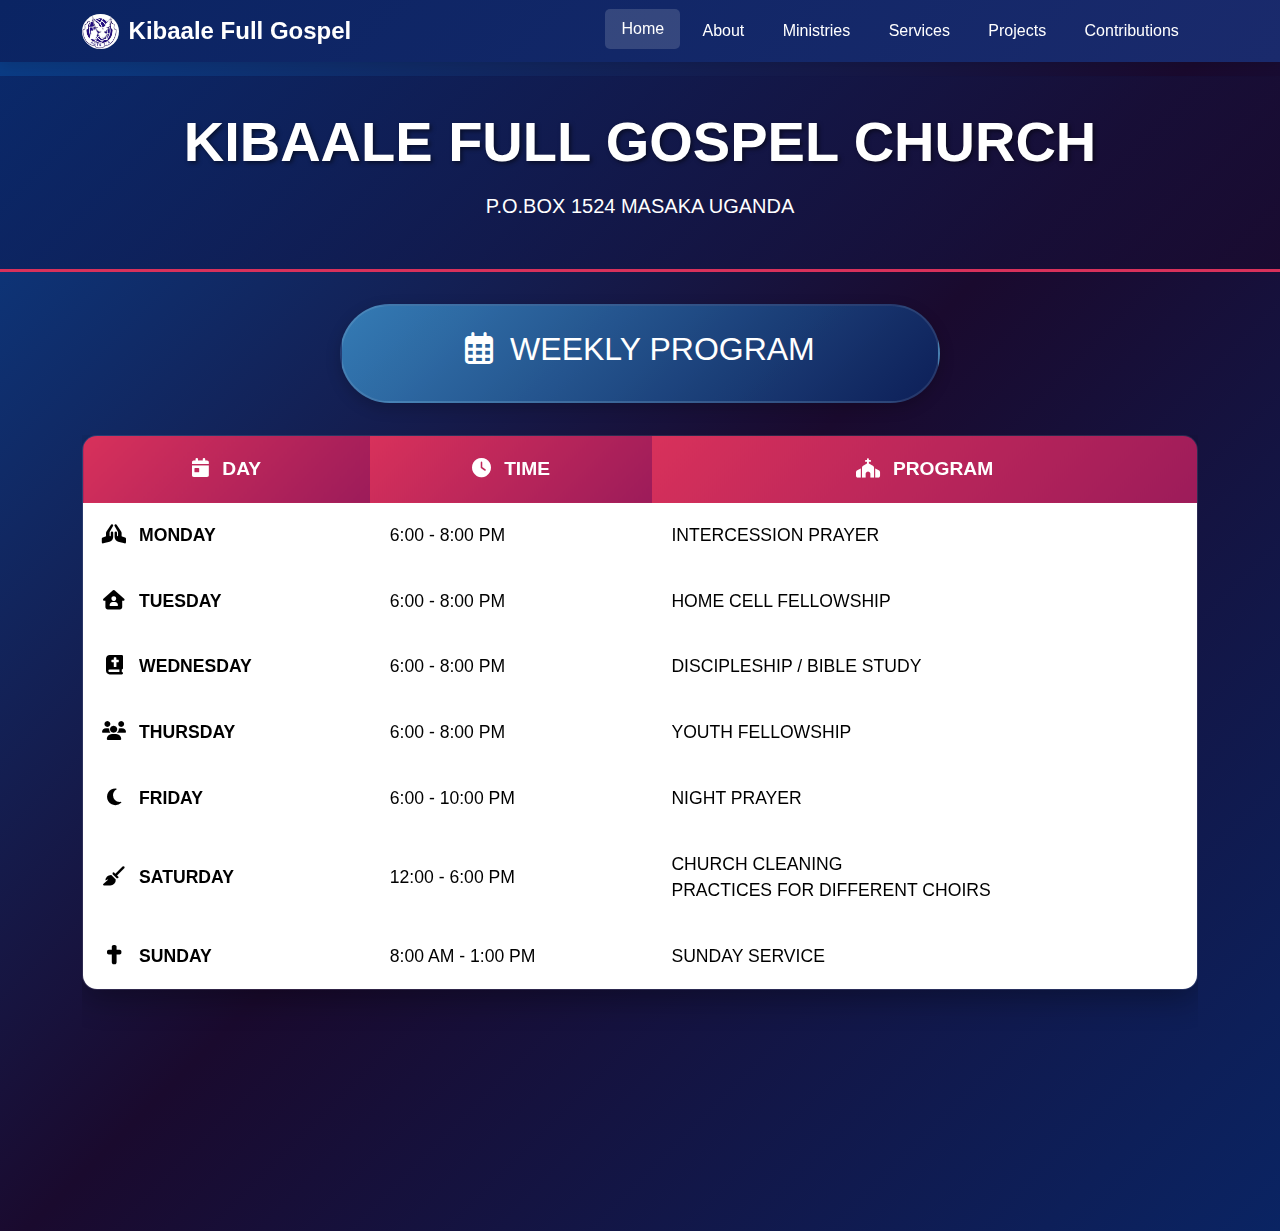
<file: services.html>
<!DOCTYPE html>
<html lang="en">
<head>
    <meta charset="UTF-8">
    <meta name="viewport" content="width=device-width, initial-scale=1.0">
    <title>Weekly Program - Kibaale Full Gospel Church</title>
    <!-- Bootstrap CSS -->
    <link href="https://cdn.jsdelivr.net/npm/bootstrap@5.3.0/dist/css/bootstrap.min.css" rel="stylesheet">
    <!-- Font Awesome -->
    <link rel="stylesheet" href="https://cdnjs.cloudflare.com/ajax/libs/font-awesome/6.4.0/css/all.min.css">
    <style>
        /* ===== CSS VARIABLES ===== */
        :root {
            --primary-color: #0a2463;
            --secondary-color: #3e92cc;
            --accent-color: #d8315b;
            --light-color: #f8f9fa;
            --dark-color: #1e1b18;
            --gradient-primary: linear-gradient(135deg, #0a3f8a 0%, #1a0a2e 50%, #0a2463 100%);
            --gradient-nav: linear-gradient(135deg, var(--primary-color) 0%, #1a2a6c 100%);
            --gradient-header: linear-gradient(135deg, rgba(10,36,99,0.8) 0%, rgba(26,10,46,0.8) 100%);
            --gradient-title: linear-gradient(135deg, rgba(62,146,204,0.8) 0%, rgba(10,36,99,0.8) 100%);
            --gradient-th: linear-gradient(135deg, var(--accent-color) 0%, #9c1b5a 100%);
            --gradient-footer: linear-gradient(135deg, var(--accent-color) 0%, #9c1b5a 100%);
        }

        /* ===== BASE STYLES ===== */
        body {
            background: var(--gradient-primary);
            font-family: 'Segoe UI', Tahoma, Geneva, Verdana, sans-serif;
            color: white;
            padding-top: 76px; /* Account for fixed navbar */
        }

        /* ===== NAVIGATION ===== */
         .navbar {
            background: linear-gradient(135deg, var(--primary-color) 0%, #1a2a6c 100%) !important;
            box-shadow: 0 4px 12px rgba(0,0,0,0.1);
            padding: 0.5rem 1rem;
        }
        
        .navbar-brand {
            font-weight: 700;
            font-size: 1.5rem;
            color: white !important;
            display: flex;
            align-items: center;
        }
        
        .navbar-brand img {
            height: 45px;
            width: auto;
            margin-right: 10px;
        }
        
        .nav-link {
            color: white !important;
            font-weight: 500;
            padding: 0.5rem 1rem !important;
            margin: 0 0.2rem;
            border-radius: 5px;
            transition: all 0.3s ease;
        }
        
        .nav-link:hover, .nav-link.active {
            background-color: rgba(255,255,255,0.15);
            transform: translateY(-2px);
        }
        /* ===== SIDE NAVIGATION ===== */
        .sidenav {
            height: 100%;
            width: 0;
            position: fixed;
            z-index: 1000;
            top: 0;
            left: 0;
            background-color: var(--accent-color);
            overflow-x: hidden;
            padding-top: 60px;
            transition: 0.5s;
        }
        
        .sidenav a {
            padding: 12px 12px 12px 32px;
            text-decoration: none;
            font-size: 1.2rem;
            color: var(--dark-color);
            display: block;
            transition: 0.3s;
            font-weight: 500;
        }
        
        .sidenav a:hover {
            color: var(--primary-color);
            background-color: rgba(255,255,255,0.3);
        }
        
        .sidenav .closebtn {
            position: absolute;
            top: 0;
            right: 25px;
            font-size: 2rem;
            margin-left: 50px;
            color: var(--dark-color);
        }
        
        .menu-icon {
            font-size: 1.5rem;
            color: white;
            cursor: pointer;
            margin-right: 1rem;
        }

        /* ===== HEADER SECTION ===== */
        .header {
            background: var(--gradient-header);
            padding: 2rem 0;
            margin-bottom: 2rem;
            border-bottom: 3px solid var(--accent-color);
            text-align: center;
        }
        
        .header h1 {
            font-weight: 700;
            text-shadow: 2px 2px 4px rgba(0,0,0,0.5);
            margin-bottom: 1rem;
        }

        /* ===== PROGRAM TITLE ===== */
        .program-title {
            background: var(--gradient-title);
            color: white;
            padding: 1.5rem;
            border-radius: 50px;
            margin: 2rem auto;
            text-align: center;
            max-width: 600px;
            box-shadow: 0 5px 15px rgba(0,0,0,0.2);
            border: 2px solid rgba(255,255,255,0.1);
            transition: transform 0.3s ease;
        }
        
        .program-title:hover {
            transform: translateY(-5px);
        }

        /* ===== PROGRAM TABLE ===== */
        .program-table {
            background: rgba(255,255,255,0.1);
            backdrop-filter: blur(10px);
            border-radius: 15px;
            overflow: hidden;
            box-shadow: 0 10px 30px rgba(0,0,0,0.3);
            margin-bottom: 3rem;
            border: 1px solid rgba(255,255,255,0.1);
        }
        
        .program-table th {
            background: var(--gradient-th);
            color: white;
            font-size: 1.2rem;
            padding: 1.2rem;
            text-align: center;
            border: none;
        }
        
        .program-table td {
            padding: 1.2rem;
            border-bottom: 1px solid rgba(255,255,255,0.1);
            border-right: 1px solid rgba(255,255,255,0.1);
            font-size: 1.1rem;
            vertical-align: middle;
        }
        
        .program-table tr:nth-child(even) {
            background: rgba(255,255,255,0.05);
        }
        
        .program-table tr {
            transition: all 0.3s ease;
        }
        
        .program-table tr:hover {
            background: rgba(62,146,204,0.2);
            transform: scale(1.01);
        }
        
        .day-highlight {
            font-weight: 600;
            color: var(--secondary-color);
        }
        
        .time-highlight {
            font-weight: 500;
            color: var(--accent-color);
        }
        
        .program-icon {
            font-size: 1.2rem;
            margin-right: 8px;
            width: 24px;
            display: inline-block;
            text-align: center;
        }

        /* ===== FOOTER ===== */
        .footer {
            background: var(--gradient-footer);
            color: white;
            padding: 2rem 0;
            text-align: center;
            margin-top: 3rem;
        }
        
        .footer h3 {
            font-weight: 600;
            margin-bottom: 1rem;
        }
        
        .footer h5 {
            font-weight: 300;
            opacity: 0.9;
        }

        /* ===== RESPONSIVE STYLES ===== */
        @media (max-width: 768px) {
            .program-table th, 
            .program-table td {
                padding: 0.8rem;
                font-size: 0.95rem;
            }
            
            .header h1 {
                font-size: 1.8rem;
            }
            
            .program-title {
                padding: 1rem;
                border-radius: 30px;
                margin: 1.5rem auto;
            }
            
            .program-table tr:hover {
                transform: none; /* Disable scale effect on mobile */
            }
            
            body {
                padding-top: 66px;
            }
        }

        /* ===== ANIMATIONS ===== */
        @keyframes fadeIn {
            from { opacity: 0; transform: translateY(20px); }
            to { opacity: 1; transform: translateY(0); }
        }
        
        .fade-in {
            animation: fadeIn 1s ease forwards;
        }
        
        .delay-1 { animation-delay: 0.2s; }
        .delay-2 { animation-delay: 0.4s; }
        .delay-3 { animation-delay: 0.6s; }
         .navbar-brand img {
                height: 35px;
            }
        
        .profile-pic {
          width: 70px; /* Adjust the size as needed */
          height: 70px;
          border-radius: 50%; /* Make it circular */
          margin-right: 10px; /* Add some space between the image and text */
        }
    </style>
</head>
<body>
    <!-- Navigation -->
   <!-- Navigation -->
    <nav class="navbar navbar-expand-lg navbar-dark fixed-top">
        <div class="container">
            <a class="navbar-brand" href="index.html">
                <img src="img/lgc.png" alt="Kibaale Full Gospel Church Logo" class="profile-pic">
                Kibaale Full Gospel
            </a>
            <button class="navbar-toggler" type="button" data-bs-toggle="collapse" data-bs-target="#navbarNav">
                <span class="navbar-toggler-icon"></span>
            </button>
            <div class="collapse navbar-collapse" id="navbarNav">
                <ul class="navbar-nav ms-auto">
                    <li class="nav-item">
                        <a class="nav-link active" href="index.html">Home</a>
                    </li>
                    <li class="nav-item">
                        <a class="nav-link" href="about.html">About</a>
                    </li>
                    <li class="nav-item">
                        <a class="nav-link" href="ministries.html">Ministries</a>
                    </li>
                    <li class="nav-item">
                        <a class="nav-link" href="services.html">Services</a>
                    </li>
                    <li class="nav-item">
                        <a class="nav-link" href="projects.html">Projects</a>
                    </li>
                    <li class="nav-item">
                        <a class="nav-link" href="contributions.html">Contributions</a>
                    </li>
                </ul>
            </div>
        </div>
    </nav>



    <!-- Side Navigation -->
    <div id="mySidenav" class="sidenav">
        <a href="javascript:void(0)" class="closebtn" onclick="closeNav()">&times;</a>
        <a href="index.html"><i class="fas fa-home program-icon"></i>Home</a>
        <a href="about.html"><i class="fas fa-info-circle program-icon"></i>About Us</a>
        <a href="services.html"><i class="fas fa-calendar-alt program-icon"></i>Program</a>
        <a href="contact.html"><i class="fas fa-envelope program-icon"></i>Contact</a>
        <a href="ministries.html"><i class="fas fa-hands-praying program-icon"></i>Ministries</a>
        <a href="events.html"><i class="fas fa-calendar-day program-icon"></i>Events</a>
        <a href="give.html"><i class="fas fa-donate program-icon"></i>Give</a>
    </div>

    <!-- Header Section -->
    <div class="header fade-in">
        <div class="container">
            <h1 class="display-4">KIBAALE FULL GOSPEL CHURCH</h1>
            <p class="lead">P.O.BOX 1524 MASAKA UGANDA</p>
        </div>
    </div>

    <!-- Main Content -->
    <div class="container">
        <!-- Program Title -->
        <div class="program-title fade-in delay-1">
            <h2><i class="far fa-calendar-alt me-2"></i> WEEKLY PROGRAM</h2>
        </div>

        <!-- Program Table -->
        <div class="table-responsive fade-in delay-2">
            <table class="program-table table">
                <thead>
                    <tr>
                        <th><i class="fas fa-calendar-day me-2"></i> DAY</th>
                        <th><i class="fas fa-clock me-2"></i> TIME</th>
                        <th><i class="fas fa-church me-2"></i> PROGRAM</th>
                    </tr>
                </thead>
                <tbody>
                    <tr>
                        <td class="day-highlight"><i class="fas fa-praying-hands program-icon"></i> MONDAY</td>
                        <td class="time-highlight">6:00 - 8:00 PM</td>
                        <td>INTERCESSION PRAYER</td>
                    </tr>
                    <tr>
                        <td class="day-highlight"><i class="fas fa-house-user program-icon"></i> TUESDAY</td>
                        <td class="time-highlight">6:00 - 8:00 PM</td>
                        <td>HOME CELL FELLOWSHIP</td>
                    </tr>
                    <tr>
                        <td class="day-highlight"><i class="fas fa-bible program-icon"></i> WEDNESDAY</td>
                        <td class="time-highlight">6:00 - 8:00 PM</td>
                        <td>DISCIPLESHIP / BIBLE STUDY</td>
                    </tr>
                    <tr>
                        <td class="day-highlight"><i class="fas fa-users program-icon"></i> THURSDAY</td>
                        <td class="time-highlight">6:00 - 8:00 PM</td>
                        <td>YOUTH FELLOWSHIP</td>
                    </tr>
                    <tr>
                        <td class="day-highlight"><i class="fas fa-moon program-icon"></i> FRIDAY</td>
                        <td class="time-highlight">6:00 - 10:00 PM</td>
                        <td>NIGHT PRAYER</td>
                    </tr>
                    <tr>
                        <td class="day-highlight"><i class="fas fa-broom program-icon"></i> SATURDAY</td>
                        <td class="time-highlight">12:00 - 6:00 PM</td>
                        <td>
                            CHURCH CLEANING<br>
                            PRACTICES FOR DIFFERENT CHOIRS
                        </td>
                    </tr>
                    <tr>
                        <td class="day-highlight"><i class="fas fa-cross program-icon"></i> SUNDAY</td>
                        <td class="time-highlight">8:00 AM - 1:00 PM</td>
                        <td>SUNDAY SERVICE</td>
                    </tr>
                </tbody>
            </table>
        </div>
    </div>

    <!-- Footer -->
    <div class="footer fade-in delay-3">
        <div class="container">
            <h3><i class="fas fa-cross me-2"></i> WE ARE A LEADERSHIP AND CELL BASED CHURCH</h3>
            <h5>LEAD A CELL, BE A CELL MEMBER, BUILD GOD'S KINGDOM</h5>
        </div>
    </div>

    <!-- Bootstrap JS -->
    <script src="https://cdn.jsdelivr.net/npm/bootstrap@5.3.0/dist/js/bootstrap.bundle.min.js"></script>
    
    <script>
        // Side navigation functions
        function openNav() {
            document.getElementById("mySidenav").style.width = "250px";
        }

        function closeNav() {
            document.getElementById("mySidenav").style.width = "0";
        }
        
        // Close the sidenav when clicking outside of it
        document.addEventListener('click', function(event) {
            const sidenav = document.getElementById('mySidenav');
            const menuIcon = document.querySelector('.menu-icon');
            
            if (sidenav.style.width === '250px' && 
                !sidenav.contains(event.target) && 
                event.target !== menuIcon && 
                !menuIcon.contains(event.target)) {
                closeNav();
            }
        });
        
        // Add animation class to elements when they come into view
        document.addEventListener('DOMContentLoaded', function() {
            const animatedElements = document.querySelectorAll('.fade-in');
            
            const observer = new IntersectionObserver((entries) => {
                entries.forEach(entry => {
                    if (entry.isIntersecting) {
                        entry.target.style.visibility = 'visible';
                        observer.unobserve(entry.target);
                    }
                });
            }, { threshold: 0.1 });
            
            animatedElements.forEach(element => {
                element.style.visibility = 'hidden';
                observer.observe(element);
            });
        });
    </script>
</body>
</html>
</file>
